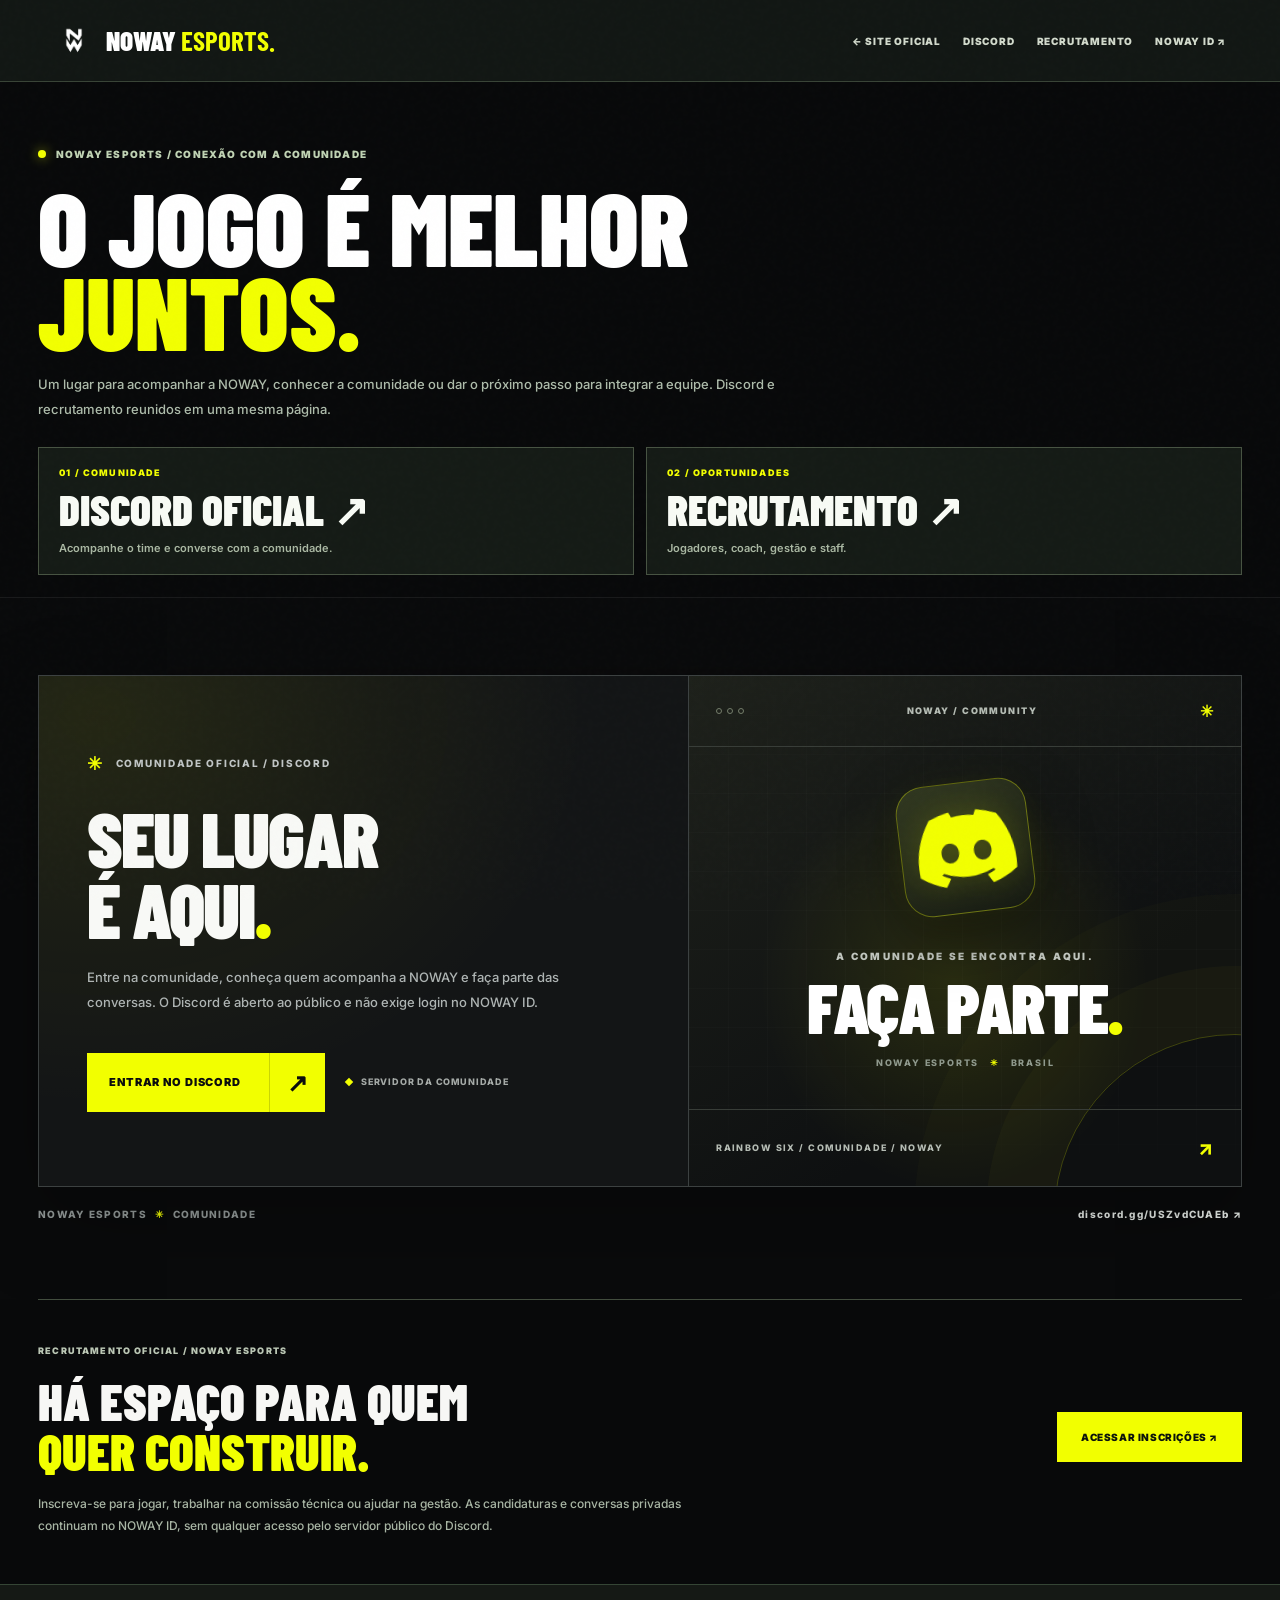
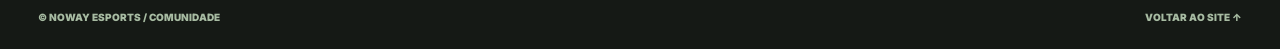
<file: comunidade.html>
<!doctype html>
<html lang="pt-BR"><head><meta charset="UTF-8"><meta name="viewport" content="width=device-width,initial-scale=1">
<meta name="color-scheme" content="only light"><meta name="theme-color" content="#08090a">
<meta name="description" content="Comunidade e recrutamento NOWAY Esports. Entre no Discord oficial e candidate-se ao elenco competitivo ou à equipe.">
<title>COMUNIDADE E RECRUTAMENTO — NOWAY ESPORTS</title>
<link rel="icon" type="image/webp" href="assets/logo-white.webp">
<link rel="preconnect" href="https://fonts.googleapis.com"><link rel="preconnect" href="https://fonts.gstatic.com" crossorigin>
<link href="https://fonts.googleapis.com/css2?family=Barlow+Condensed:wght@500;600;700;800;900&family=Inter:wght@400;500;600;700;800&display=swap" rel="stylesheet">
<link rel="stylesheet" href="styles.css"><link rel="stylesheet" href="noway-community.css"><link rel="stylesheet" href="noway-visual-balance.css?v=20261019-proportions"><script src="noway-clean-url.js?v=20261020"></script>
<!-- Compartilhamento oficial NOWAY — imagem pública estática para prévias sociais -->
<link rel="canonical" href="https://noway-esports-site.vercel.app/comunidade">
<meta property="og:type" content="website">
<meta property="og:locale" content="pt_BR">
<meta property="og:site_name" content="NOWAY Esports">
<meta property="og:title" content="Comunidade &amp; Recrutamento | NOWAY Esports">
<meta property="og:description" content="Faça parte da comunidade NOWAY Esports no Discord e conheça nossas oportunidades de recrutamento.">
<meta property="og:url" content="https://noway-esports-site.vercel.app/comunidade">
<meta property="og:image" content="https://noway-esports-site.vercel.app/assets/noway-social-preview.jpg">
<meta property="og:image:secure_url" content="https://noway-esports-site.vercel.app/assets/noway-social-preview.jpg">
<meta property="og:image:type" content="image/jpeg">
<meta property="og:image:width" content="800">
<meta property="og:image:height" content="420">
<meta property="og:image:alt" content="NOWAY ESPORTS, emblema N dourado em arena escura com iluminação amarela">
<meta name="twitter:card" content="summary_large_image">
<meta name="twitter:title" content="Comunidade &amp; Recrutamento | NOWAY Esports">
<meta name="twitter:description" content="Faça parte da comunidade NOWAY Esports no Discord e conheça nossas oportunidades de recrutamento.">
<meta name="twitter:image" content="https://noway-esports-site.vercel.app/assets/noway-social-preview.jpg">
<meta name="twitter:image:alt" content="Banner dourado NOWAY Esports">
</head>
<body class="noway-community-page"><div class="reading-line"></div><div class="noise"></div>
<header class="nw-com-header">
  <a href="/" class="nw-com-brand"><img src="assets/logo-white.webp" alt=""><span>NOWAY <b>ESPORTS.</b></span></a>
  <nav aria-label="Navegação"><a href="/">← SITE OFICIAL</a><a href="#discord">DISCORD</a><a href="#recrutamento">RECRUTAMENTO</a><a href="painel.html">NOWAY ID ↗</a></nav>
</header>
<main>
 <section class="nw-com-intro wrap"><span class="nw-com-label"><span></span> NOWAY ESPORTS / CONEXÃO COM A COMUNIDADE</span>
   <h1>O JOGO É MELHOR<br><em>JUNTOS.</em></h1>
   <p>Um lugar para acompanhar a NOWAY, conhecer a comunidade ou dar o próximo passo para integrar a equipe. Discord e recrutamento reunidos em uma mesma página.</p><div class="nw-com-choice"><a href="#discord"><span>01 / COMUNIDADE</span><strong>DISCORD OFICIAL ↗</strong><small>Acompanhe o time e converse com a comunidade.</small></a><a href="#recrutamento"><span>02 / OPORTUNIDADES</span><strong>RECRUTAMENTO ↗</strong><small>Jogadores, coach, gestão e staff.</small></a></div>
 </section>
 <section class="section discord-section nw-com-section" id="discord" aria-labelledby="discordTitle"><div class="wrap"><div class="discord-shell">
  <div class="discord-content"><div class="discord-kicker"><span class="discord-kicker-spark" aria-hidden="true">✳</span> COMUNIDADE OFICIAL / DISCORD</div>
   <h2 id="discordTitle">SEU LUGAR<br>É AQUI<span>.</span></h2>
   <p>Entre na comunidade, conheça quem acompanha a NOWAY e faça parte das conversas. O Discord é aberto ao público e não exige login no NOWAY ID.</p>
   <div class="discord-actions"><a class="discord-primary" href="https://discord.gg/USZvdCUAEb" target="_blank" rel="noopener noreferrer" aria-label="Entrar no Discord da NOWAY, abre em nova aba"><span>ENTRAR NO DISCORD</span><span class="discord-primary-arrow" aria-hidden="true">↗</span></a>
   <span class="discord-open-note"><span class="discord-open-dot" aria-hidden="true"></span> SERVIDOR DA COMUNIDADE</span></div></div>
  <div class="discord-display" aria-hidden="true"><div class="discord-display-top"><span><i></i><i></i><i></i></span><strong>NOWAY / COMMUNITY</strong><span class="discord-display-plus">✳</span></div>
   <div class="discord-display-center"><div class="discord-symbol"><img src="assets/discord.svg" alt="" width="98" height="98" loading="lazy"></div><div class="discord-display-caption">A COMUNIDADE SE ENCONTRA AQUI.</div><strong>FAÇA PARTE<span>.</span></strong><div class="discord-display-sub">NOWAY ESPORTS <span>✳</span> BRASIL</div></div>
   <div class="discord-display-bottom"><span>RAINBOW SIX / COMUNIDADE / NOWAY</span><span>↗</span></div></div>
 </div><div class="discord-underbar"><span>NOWAY ESPORTS <b>✳</b> COMUNIDADE</span><a href="https://discord.gg/USZvdCUAEb" target="_blank" rel="noopener noreferrer">discord.gg/USZvdCUAEb ↗</a></div></div></section>
 <section class="nw-com-links wrap" id="recrutamento" aria-labelledby="nwRecruitTitle"><div><span>RECRUTAMENTO OFICIAL / NOWAY ESPORTS</span><h2 id="nwRecruitTitle">HÁ ESPAÇO PARA QUEM<br><em>QUER CONSTRUIR.</em></h2><p>Inscreva-se para jogar, trabalhar na comissão técnica ou ajudar na gestão. As candidaturas e conversas privadas continuam no NOWAY ID, sem qualquer acesso pelo servidor público do Discord.</p></div><a href="recrutamento.html">ACESSAR INSCRIÇÕES ↗</a></section>
</main><footer class="nw-com-footer"><div class="wrap"><span>© NOWAY ESPORTS / COMUNIDADE</span><a href="/">VOLTAR AO SITE ↑</a></div></footer>
</body></html>
</file>
<file: styles.css>
:root{--yellow:#f2ff00;--black:#08090a;--panel:#101113;--muted:#898d90;--line:#303235;--white:#f7f7f5}*{box-sizing:border-box}html{scroll-behavior:smooth}body{margin:0;background:var(--black);color:var(--white);font:14px/1.6 'Inter',sans-serif}body:has(dialog[open]){overflow:hidden}a{color:inherit;text-decoration:none}button{font:inherit;cursor:pointer}img{max-width:100%}::selection{background:var(--yellow);color:#090909}.wrap{width:min(1360px,calc(100% - 100px));margin:auto}.noise{position:fixed;inset:0;z-index:50;pointer-events:none;opacity:.045;background-image:url("data:image/svg+xml,%3Csvg viewBox='0 0 180 180' xmlns='http://www.w3.org/2000/svg'%3E%3Cfilter id='n'%3E%3CfeTurbulence type='fractalNoise' baseFrequency='.9' numOctaves='3' stitchTiles='stitch'/%3E%3C/filter%3E%3Crect width='100%25' height='100%25' filter='url(%23n)' opacity='.32'/%3E%3C/svg%3E")}.reading-line{position:fixed;z-index:100;top:0;height:2px;width:0;background:var(--yellow)}.header{height:88px;position:absolute;z-index:20;top:0;left:0;width:100%;display:flex;align-items:center;justify-content:space-between;padding:0 50px;border-bottom:1px solid #ffffff24}.wordmark{display:flex;align-items:center;gap:13px;font:900 25px 'Barlow Condensed',sans-serif;letter-spacing:.02em}.wordmark img{height:52px;width:51px;object-fit:contain}.trademark{font:700 9px Inter;vertical-align:top;margin-left:2px}.desktop-nav{display:flex;gap:36px}.desktop-nav a,.header-social{font-weight:800;font-size:10px;letter-spacing:.14em;transition:color .2s}.desktop-nav a:hover,.header-social:hover{color:var(--yellow)}.header-actions{display:flex;align-items:center;gap:28px}.header-social{color:var(--yellow)}.menu-btn{display:none;background:none;border:0;width:30px;padding:0}.menu-btn span{display:block;height:2px;background:white;margin:6px 0}.mobile-nav{display:none}.hero{height:min(850px,100svh);min-height:650px;position:relative;overflow:hidden;background:#08090b}.hero-grid{position:absolute;inset:0;background-image:linear-gradient(#ffffff0d 1px,transparent 1px),linear-gradient(90deg,#ffffff0d 1px,transparent 1px);background-size:80px 80px;mask-image:linear-gradient(90deg,transparent 10%,#000 100%)}.hero-glow{position:absolute;right:-18%;top:0;width:75%;height:120%;background:radial-gradient(ellipse at 35% 45%,#e0ff0034 0,transparent 57%)}.hero-outline{position:absolute;right:-4%;top:3%;font:900 clamp(350px,50vw,800px)/1 'Barlow Condensed';color:transparent;-webkit-text-stroke:1px #ffffff12;letter-spacing:-.15em;transform:skew(-9deg)}.hero-content{position:relative;z-index:3;padding-top:230px}.eyebrow,.kicker,.tiny-label{font-weight:800;font-size:10px;letter-spacing:.25em}.eyebrow{display:flex;align-items:center;gap:12px;color:#e7e8e7}.online-dot{width:7px;height:7px;background:var(--yellow);border-radius:50%;box-shadow:0 0 12px var(--yellow)}.slash{color:var(--yellow)}h1,h2,h3,p{margin-top:0}.hero h1{font:900 clamp(105px,12vw,210px)/.76 'Barlow Condensed',sans-serif;letter-spacing:-.035em;margin:38px 0}.hero h1 em{font-style:normal;color:var(--yellow)}.period{color:var(--white)}.hero-content>p{color:#aaa;font-size:15px;line-height:1.9;margin-bottom:38px}.hero-content>p strong{color:white}.hero-cta,.contact-actions{display:flex;gap:10px;flex-wrap:wrap}.btn{min-height:51px;padding:0 22px;display:inline-flex;gap:35px;align-items:center;justify-content:space-between;font-size:11px;font-weight:800;letter-spacing:.08em;transition:transform .2s,background .2s,color .2s}.btn:hover{transform:translateY(-3px)}.btn-yellow{background:var(--yellow);color:black}.btn-outline{border:1px solid #6a6d6d;color:white}.btn-outline:hover{background:white;color:black}.hero-symbol{position:absolute;width:44%;right:4%;top:19%;z-index:2;filter:drop-shadow(0 0 70px #efff0021);transform:rotate(-9deg)}.hero-symbol img{width:100%;height:550px;object-fit:contain}.hero-footer{position:absolute;bottom:28px;left:0;right:0;display:flex;justify-content:space-between;font-size:9px;font-weight:700;letter-spacing:.17em;color:#a1a2a4}.hero-footer strong{color:var(--yellow)}.ticker{height:62px;background:var(--yellow);color:#090909;overflow:hidden;display:flex;align-items:center}.ticker-track{white-space:nowrap;font:900 30px/1 'Barlow Condensed';letter-spacing:.12em;animation:marquee 19s linear infinite}.ticker-track b{font-family:Inter;margin:0 24px}@keyframes marquee{to{transform:translateX(-45%)}}.section{padding:130px 0}.kicker{color:var(--yellow);margin-bottom:25px}.section-heading{display:flex;justify-content:space-between;gap:35px;align-items:end;margin-bottom:48px}.section h2,.manifesto h2,.store-banner h2{font:900 clamp(70px,8vw,128px)/.88 'Barlow Condensed';letter-spacing:-.02em;margin:0}.section h2 span{color:var(--yellow)}.section-heading p{color:#95999e;max-width:530px;font-size:14px;margin:24px 0 0}.section-side{font-size:10px;color:#85898d;text-align:right;font-weight:700;letter-spacing:.13em}.section-side strong{color:white}.team-controls{display:flex;gap:7px;border-bottom:1px solid var(--line);margin-bottom:20px;padding-bottom:17px}.filter{background:none;color:#797f80;padding:12px 18px;border:1px solid transparent;font-weight:800;font-size:10px;letter-spacing:.1em}.filter.is-active{background:var(--yellow);color:#060606}.filter span{margin-left:11px;opacity:.55}.roster{display:grid;grid-template-columns:repeat(5,1fr);gap:12px}.player-card{background:#151618;min-height:385px;position:relative;overflow:hidden;cursor:pointer;border:1px solid #2b2d2e;transition:transform .25s,border-color .25s}.player-card:hover{transform:translateY(-8px);border-color:var(--yellow)}.player-art{height:260px;position:relative;display:flex;align-items:center;justify-content:center;background:linear-gradient(145deg,#202123,#0b0c0d)}.player-art::before{content:'NW';position:absolute;font:900 160px/.7 'Barlow Condensed';color:#ffffff09;transform:rotate(-18deg)}.player-card:nth-child(even) .player-art{background:linear-gradient(155deg,#2b3006,#0c0d0d)}.player-monogram{font:900 130px/.8 'Barlow Condensed';color:#ffffff24;position:relative;transform:skew(-8deg)}.player-number{position:absolute;left:17px;top:16px;color:var(--yellow);font:700 10px Inter}.player-arrow{position:absolute;right:18px;top:10px;font-size:25px}.player-info{padding:18px}.player-name{font:900 32px/.95 'Barlow Condensed';text-transform:uppercase}.player-role{font-size:10px;text-transform:uppercase;color:#aaa;margin-top:8px;letter-spacing:.08em;min-height:34px}.player-mgmt{display:inline-block;color:#0a0a0a;background:var(--yellow);font-size:9px;letter-spacing:.06em;font-weight:800;padding:3px 8px;margin-top:10px}.team-note{margin-top:24px;color:#848789;font-size:10px;font-weight:700;letter-spacing:.08em;display:flex;align-items:center;gap:8px}.dot-small{height:7px;width:7px;background:var(--yellow);border-radius:50%;flex:none}.manifesto{background:var(--yellow);color:#080808;overflow:hidden}.manifesto-inner{min-height:570px;padding:90px 0;position:relative;display:flex;flex-direction:column;justify-content:center}.manifesto h2{position:relative;z-index:2;font-size:clamp(90px,12vw,175px)}.manifesto h2 span{color:transparent;-webkit-text-stroke:2px #080808}.manifesto img{position:absolute;right:0;top:40px;width:44%;height:470px;object-fit:contain;opacity:.85;transform:rotate(12deg)}.manifesto p{max-width:405px;font-weight:700;margin:25px 0 0}.dark-kicker{color:#252525}.story-layout{display:grid;grid-template-columns:1.07fr 1fr;gap:7%;align-items:center}.story-image{background:var(--yellow);min-height:440px;position:relative;overflow:hidden}.story-image img{width:100%;height:440px;object-fit:cover}.story-img-cap{position:absolute;bottom:0;left:0;right:0;padding:15px;background:#090909;color:var(--yellow);font-size:10px;font-weight:800;letter-spacing:.14em}.story-copy .tiny-label{color:var(--yellow)}.story-copy h3{font:800 clamp(35px,4vw,56px)/1 'Barlow Condensed';margin:24px 0}.story-copy p{color:#aaa;line-height:1.95;margin-bottom:21px}.story-stats{display:flex;border-top:1px solid #393b3c;margin-top:34px;padding-top:24px;gap:65px}.story-stats div{display:flex;flex-direction:column}.story-stats strong{font:900 40px 'Barlow Condensed'}.story-stats small{font-size:9px;letter-spacing:.15em;color:#aaa}.competition-section{background:#111214}.empty-comp{border:1px solid #343637;min-height:270px;display:flex;align-items:center;justify-content:space-between;gap:30px;padding:50px;background:radial-gradient(circle at 80% 50%,#dcff0011,transparent 40%)}.empty-comp b{font:900 40px 'Barlow Condensed'}.empty-comp p{color:#999;max-width:510px;margin:12px 0 0}.empty-icon{font:900 120px 'Barlow Condensed';color:#ffffff13}.comp-item{padding:25px 0;border-top:1px solid #414343;display:grid;grid-template-columns:1fr 120px 160px;gap:20px;align-items:center}.comp-item strong{font:800 29px 'Barlow Condensed'}.comp-item p{color:#999;margin:0}.comp-item span{font-weight:700;color:var(--yellow)}.media-grid{display:grid;grid-template-columns:1.5fr 1fr;gap:16px}.media-card{min-height:350px;background:#191a1b;position:relative;overflow:hidden;display:flex;flex-direction:column;justify-content:end;padding:30px;transition:transform .2s}.media-card:hover{transform:translateY(-5px)}.media-card:first-child{background:#dae800;color:#090909}.media-card:first-child:before{content:'';position:absolute;inset:0;background:url('assets/animated-logo.gif') center / contain no-repeat;opacity:.3;mix-blend-mode:multiply}.media-card:not(:first-child):before{content:'';position:absolute;inset:0;background:url('assets/banner.webp') center /cover;opacity:.4}.media-card>*{position:relative}.media-tag{align-self:start;margin-bottom:auto;font-size:10px;font-weight:800;letter-spacing:.15em}.media-card h3{font:900 45px/.95 'Barlow Condensed';margin:0 0 15px}.media-card p{font-size:12px;font-weight:600;max-width:420px}.media-link{font-size:11px;font-weight:900;letter-spacing:.13em}.leadership{background:#0d0e10}.lead-grid{display:grid;grid-template-columns:1fr 1fr;gap:14px;margin-top:42px}.lead-card{padding:42px;border:1px solid #323535;background:linear-gradient(145deg,#202224,#0e0f10)}.lead-card>span{font-size:10px;color:var(--yellow);letter-spacing:.17em;font-weight:800}.lead-card h3{font:900 62px 'Barlow Condensed';margin:15px 0}.lead-card p{color:#999;margin:0}.policy{max-width:780px;color:#8d9192;font-size:12px;margin:24px 0 0}.store-banner{background:var(--yellow);color:#090909}.store-row{padding:90px 0;display:flex;align-items:center;justify-content:space-between;gap:40px}.store-banner h2{font-size:clamp(80px,10vw,145px)}.store-banner h2 em{font-style:normal;color:transparent;-webkit-text-stroke:2px #090909}.store-banner p{margin:23px 0 0;font-weight:700}.store-coming{text-align:center;font:900 clamp(80px,10vw,170px)/.9 'Barlow Condensed';transform:rotate(-10deg)}.store-coming span{font:800 13px Inter;letter-spacing:.15em}.contact{text-align:center}.contact h2{margin:30px 0}.contact>div>p{color:#a5a8a8}.contact-actions{justify-content:center;margin-top:36px}.footer{background:#101113;border-top:1px solid #323434}.footer-main{padding:65px 0;display:flex;align-items:center;justify-content:space-between}.footer-brand{display:flex;align-items:center;gap:15px;font:900 21px 'Barlow Condensed'}.footer-brand img{height:63px}.footer-brand span{font:700 9px Inter;letter-spacing:.13em;color:var(--yellow)}.footer-links{display:flex;gap:25px;font-size:10px;letter-spacing:.1em;font-weight:800}.footer-links a:hover{color:var(--yellow)}.footer-bottom{border-top:1px solid #313333;display:flex;justify-content:space-between;padding:22px 0;color:#7c8080;font-size:9px;letter-spacing:.12em;font-weight:700}.player-modal{color:white;background:#151618;border:1px solid #626761;padding:0;width:min(680px,calc(100% - 30px));max-height:85vh;overflow:auto}.player-modal::backdrop{background:#000d;backdrop-filter:blur(7px)}.close-modal{position:absolute;right:18px;top:15px;background:var(--yellow);border:0;height:38px;width:38px;z-index:2}.modal-art{background:linear-gradient(120deg,#c3ce00,#101010);height:190px;display:flex;align-items:center;justify-content:center}.modal-art img{height:160px}.modal-body{padding:37px}.modal-label{font-size:10px;font-weight:800;color:var(--yellow);letter-spacing:.13em}.modal-body h2{font:900 70px/.9 'Barlow Condensed';margin:13px 0}.modal-role{font-weight:800;color:#aaa;text-transform:uppercase;font-size:11px;letter-spacing:.1em}.modal-body p{color:#c0c1c2;line-height:1.9;margin:26px 0}.modal-links{display:flex;gap:10px;flex-wrap:wrap}.modal-links a{background:var(--yellow);color:#090909;font-size:11px;padding:12px 18px;font-weight:800}.modal-no-social{font-size:12px;color:#919595}
@media(max-width:1100px){.desktop-nav{gap:18px}.roster{grid-template-columns:repeat(3,1fr)}.hero-symbol{opacity:.45;right:-8%}.hero-content{padding-top:250px}.hero-content h1{font-size:clamp(110px,15vw,170px)}}
@media(max-width:760px){.wrap{width:calc(100% - 38px)}.header{padding:0 19px;height:72px}.wordmark img{height:42px;width:40px}.wordmark{font-size:22px}.desktop-nav,.header-social{display:none}.menu-btn{display:block}.mobile-nav:not([hidden]){display:flex;position:absolute;z-index:30;top:72px;left:0;right:0;flex-direction:column;background:#0c0d0f;padding:23px;gap:20px;border-bottom:1px solid var(--yellow)}.mobile-nav a{font:800 17px 'Barlow Condensed';letter-spacing:.1em}.hero{min-height:690px;height:92svh}.hero-content{padding-top:220px}.hero h1{font-size:clamp(100px,20vw,160px);margin:29px 0}.hero-symbol{top:16%;right:-27%;width:95%;opacity:.32}.hero-symbol img{height:440px}.hero-content>p{font-size:13px}.eyebrow{font-size:8px;letter-spacing:.13em}.hero-footer{font-size:8px}.hero-footer span:last-child{display:none}.section{padding:78px 0}.section-heading{align-items:start}.section-heading h2,.section h2{font-size:clamp(65px,13vw,95px)}.section-side{display:none}.roster{grid-template-columns:repeat(2,minmax(0,1fr));gap:9px}.player-card{min-height:290px}.player-art{height:180px}.player-monogram{font-size:80px}.player-info{padding:13px}.player-name{font-size:27px}.player-role{font-size:9px}.player-mgmt{font-size:8px}.filter{padding:10px 11px;font-size:9px}.manifesto-inner{min-height:470px;padding:70px 0}.manifesto h2{font-size:clamp(80px,15vw,125px)}.manifesto img{right:-30%;width:95%;opacity:.22}.manifesto p{font-size:12px}.story-layout,.lead-grid,.media-grid{grid-template-columns:1fr}.story-image,.story-image img{height:310px;min-height:310px}.story-copy{margin-top:20px}.story-stats{gap:35px}.empty-comp{padding:27px;min-height:250px}.empty-comp b{font-size:30px}.empty-icon{display:none}.comp-item{grid-template-columns:1fr 90px}.comp-item span:last-child{grid-column:1/-1}.media-card{min-height:300px}.lead-card{padding:27px}.store-row{padding:65px 0;display:block}.store-coming{margin-top:45px}.footer-main{align-items:start;gap:27px;flex-direction:column}.footer-links{flex-wrap:wrap}.footer-bottom{gap:20px}.hero-cta .btn{font-size:9px;min-height:46px;gap:16px;padding:0 13px}}
@media(prefers-reduced-motion:reduce){html{scroll-behavior:auto}*,*:before,*:after{animation-duration:.01ms!important;transition-duration:.01ms!important}}

.player-photo{position:absolute;inset:0;width:100%;height:100%;object-fit:cover;object-position:center 25%;filter:saturate(.85)}.player-art:has(.player-photo):after{content:"";position:absolute;inset:0;background:linear-gradient(180deg,transparent 35%,#050505bb 100%);pointer-events:none}.player-art:has(.player-photo) .player-number,.player-art:has(.player-photo) .player-arrow{z-index:2}.modal-art:has(img[src$="niel.jpg"]){background:#101010}.modal-art:has(img[src$="niel.jpg"]) img{width:100%;height:100%;object-fit:cover}

/* Perfis com biografias longas e parágrafos preservados */
.modal-body p{white-space:pre-line}
.player-card:focus-visible,.btn:focus-visible,a:focus-visible,button:focus-visible{outline:3px solid var(--yellow);outline-offset:3px}


/* Atualização NOWAY: Brasil, assinatura visual NW e biografia editorial. */
.hero::after,.media-card::before,.lead-card::after{content:"";position:absolute;background:url("assets/logo-white.webp") center/contain no-repeat;pointer-events:none;opacity:.045}
.hero::after{right:0;bottom:0;width:190px;height:190px}
.media-card::before{right:-6%;top:-8%;width:210px;height:210px;transform:rotate(-15deg)}
.lead-card{position:relative;overflow:hidden}
.lead-card::after{right:-10px;bottom:-18px;width:120px;height:120px}
.flag-corner{position:absolute;top:105px;right:52px;z-index:4;width:29px;height:20px;background:#009b3a;overflow:hidden;border:1px solid #ffffff33;border-radius:2px;pointer-events:none}
.flag-corner::after{content:"";position:absolute;left:50%;top:50%;width:13px;height:13px;background:#ffdf00;transform:translate(-50%,-50%) rotate(45deg)}
.story-layout{align-items:start;gap:clamp(28px,5vw,84px);grid-template-columns:minmax(0,.88fr) minmax(0,1.12fr)}
.story-image{position:sticky;top:28px}
.story-generated-art{background:radial-gradient(circle at 25% 70%,#efff0028,transparent 48%),linear-gradient(160deg,#151515,#090909);min-height:620px;position:relative;overflow:hidden;border:1px solid #2c2f31}
.story-art-grid{position:absolute;inset:0;background-image:linear-gradient(#ffffff0d 1px,transparent 1px),linear-gradient(90deg,#ffffff0d 1px,transparent 1px);background-size:42px 42px}
.story-floating-logo{position:absolute;right:4%;top:10%;width:62%;height:75%;object-fit:contain;opacity:.82;filter:drop-shadow(0 0 40px #efff0030)}
.story-art-label{position:absolute;left:32px;top:28px;font-size:10px;letter-spacing:.19em;font-weight:800;color:#d6d6d1}
.story-art-label span{color:var(--yellow);margin:0 8px}
.story-copy{max-width:760px}
.story-copy h3{font-size:clamp(44px,4.3vw,68px);line-height:.97;margin:24px 0 34px}
.story-copy h3 span{color:var(--yellow)}
.story-copy p{font-size:14px;line-height:2;letter-spacing:.003em;margin-bottom:22px;color:#afb2b4}
.story-copy p strong{color:#f8f8f5;font-weight:750}
.story-copy .story-closing{font-size:16px;line-height:1.6;padding:22px 24px;border-left:3px solid var(--yellow);background:linear-gradient(90deg,#f2ff000d,transparent);margin:30px 0 22px}
.story-copy .story-closing strong{color:var(--yellow)}
.media-card:not(:first-child):before{background:url("assets/logo-white.webp") center/contain no-repeat;opacity:.06}
.player-modal{width:min(1080px,calc(100% - 40px));max-height:90vh}
#modalContent{display:grid;grid-template-columns:minmax(290px,36%) 1fr;min-height:640px}
.modal-art{height:auto;min-height:640px;position:sticky;top:0}
.modal-art img{height:100%;width:100%;object-fit:cover}
.modal-body{padding:44px 42px}
@media(max-width:760px){.story-layout{grid-template-columns:1fr;gap:30px}.story-image{position:relative;top:auto}.story-generated-art{height:330px;min-height:330px}.story-copy h3{font-size:clamp(42px,9vw,62px)}.story-copy p{font-size:13px;line-height:1.85}.flag-corner{top:82px;right:20px}#modalContent{grid-template-columns:1fr}.modal-art{position:relative;min-height:260px;height:300px}.modal-body{padding:28px 22px}}


/* NOWAY — correções de apresentação: glow orgânico, espaçamento e mídias limpas. */
.hero{
  height:auto;
  min-height:860px;
  isolation:isolate;
}
.hero-glow{
  top:-14%;
  right:-14%;
  width:min(78vw,1150px);
  height:min(78vw,1150px);
  min-width:620px;
  min-height:620px;
  border-radius:50%;
  background:radial-gradient(circle at center,
    rgba(242,255,0,.27) 0%,
    rgba(242,255,0,.16) 19%,
    rgba(242,255,0,.075) 40%,
    rgba(242,255,0,.025) 56%,
    rgba(242,255,0,0) 75%);
  filter:blur(55px);
  pointer-events:none;
  z-index:1;
}
.hero-content{
  padding-top:185px;
  padding-bottom:165px;
  z-index:3;
}
.hero h1{
  font-size:clamp(105px,11vw,185px);
  line-height:.83;
  margin:33px 0 24px;
}
.hero-content>p{
  width:min(710px,58%);
  max-width:100%;
  line-height:1.85;
  margin-bottom:26px;
}
.hero-footer{
  z-index:3;
  bottom:24px;
}
/* O GIF fornecido serviu como referência de movimento, não como arte de fundo. */
.media-card:first-child{
  background:radial-gradient(circle at 20% 15%,rgba(255,255,255,.13),transparent 28%),linear-gradient(145deg,#e0f000,#f2ff57);
}
.media-card:not(:first-child){background:#191a1b}
.media-card::before,.media-card:first-child:before,.media-card:not(:first-child):before{
  content:none;
  background:none;
}
/* A marca principal continua, mas sem repetição excessiva em cada bloco. */
.player-art::before,.hero::after,.lead-card::after,.store-banner::after,.modal-art::before{
  content:none;
}
@media(max-width:1100px){
  .hero{min-height:830px}
  .hero-content{padding-top:185px;padding-bottom:165px}
  .hero h1{font-size:clamp(100px,13vw,155px)}
  .hero-content>p{width:min(540px,62%)}
}
@media(max-width:760px){
  .hero{height:auto;min-height:760px}
  .hero-glow{
    right:-35%;
    top:7%;
    width:95vw;
    height:95vw;
    min-width:0;
    min-height:0;
    filter:blur(42px);
  }
  .hero-content{padding-top:180px;padding-bottom:135px}
  .hero h1{font-size:clamp(80px,17vw,130px);line-height:.83;margin:32px 0 24px}
  .hero-content>p{width:100%;font-size:13px;line-height:1.75}
  .hero-footer{bottom:22px}
}


/* NOWAY: proporção de perfil e foto editorial */
#modalContent{
  grid-template-columns:minmax(240px,30%) minmax(0,1fr);
  align-items:start;
  min-height:0;
}
.player-modal{width:min(1080px,calc(100% - 40px))}
.modal-art{
  position:sticky;
  top:0;
  height:clamp(350px,53vh,515px);
  min-height:0;
  align-self:start;
  overflow:hidden;
}
.modal-art img{
  display:block;
  width:100%;
  height:100%;
  object-fit:cover;
  object-position:center 22%;
}
.modal-body{min-width:0}
@media(max-width:760px){
  #modalContent{grid-template-columns:1fr}
  .modal-art{
    position:relative;
    top:auto;
    min-height:0;
    height:290px;
  }
  .modal-art img{object-position:center 24%}
}


/* Transmissão ao vivo: prévia apenas no perfil expandido do elenco. */
.player-live-tag{
  position:absolute;left:14px;bottom:14px;z-index:4;
  background:#d91635;color:#fff;border-radius:3px;
  padding:5px 10px;font:800 10px/1.5 'Inter',sans-serif;
  letter-spacing:.09em;box-shadow:0 8px 20px #0007;
}
.player-stream-section{
  margin-top:34px;padding-top:28px;
  border-top:1px solid #ffffff24;max-width:100%;
}
.player-stream-heading{display:flex;align-items:center;gap:15px;flex-wrap:wrap}
.player-stream-live{
  color:#fff;background:#c81731;border-radius:3px;
  padding:5px 11px;font:800 11px/1.5 'Inter',sans-serif;letter-spacing:.08em;
}
.player-stream-meta{color:#9d9fa2;font:700 10px/1.5 'Inter',sans-serif;letter-spacing:.09em;text-transform:uppercase}
.player-stream-title{
  font:800 clamp(21px,2.4vw,30px)/1.12 'Barlow Condensed',sans-serif;
  margin:16px 0 18px;color:#fff;text-transform:uppercase;
}
.player-stream-preview{
  width:100%;min-height:300px;aspect-ratio:16/9;
  position:relative;border:1px solid #3a3b3e;border-radius:5px;
  overflow:hidden;display:flex;align-items:center;justify-content:center;
  cursor:pointer;color:white;
  background:radial-gradient(circle at center,#333811,#101113 70%);
  padding:0;transition:border-color .18s,filter .18s;
}
.player-stream-preview:hover{border-color:var(--yellow);filter:brightness(1.04)}
.player-stream-preview img{position:absolute;inset:0;width:100%;height:100%;object-fit:cover}
.player-stream-preview::after{content:"";position:absolute;inset:0;background:linear-gradient(0deg,#060607c9,transparent 65%)}
.player-stream-play{
  position:relative;z-index:2;
  padding:15px 20px;background:#f2ff00;color:#111;
  font:800 11px/1.2 'Inter',sans-serif;letter-spacing:.08em;
}
.player-stream-frame{display:block;width:100%;min-height:300px;aspect-ratio:16/9;border:0;background:#08090a}
.player-stream-note{font:500 10px/1.6 'Inter',sans-serif;color:#83888b;margin:10px 0 0!important}
@media(max-width:760px){
  .player-stream-section{margin-top:26px}
  .player-stream-preview{min-height:190px}
  .player-stream-play{padding:12px 16px}
}


/* NOWAY ID — comunidade, autenticação e central de mensagens */
[hidden]{display:none!important}
.header-login{
  border:1px solid #8e971d;background:#f2ff00;color:#08090a;
  padding:11px 15px;font:900 10px/1.4 Inter,sans-serif;
  letter-spacing:.11em;cursor:pointer;transition:background .2s,transform .2s;
}
.header-login:hover{background:#fff;transform:translateY(-2px)}
.noway-id-section{background:#0e0f10;border-top:1px solid #292c2c;scroll-margin-top:30px}
.noway-id-section .section-heading{margin-bottom:38px}
.noway-system-notice{
  border-left:3px solid #f2ff00;background:#242616;color:#f1f3e5;
  padding:15px 20px;font:600 13px/1.6 Inter,sans-serif;margin-bottom:25px
}
.noway-system-notice.is-error{border-left-color:#e13b4d;background:#25171c}
.noway-tiny{font:800 10px/1.6 Inter,sans-serif;letter-spacing:.2em;color:#f2ff00}
.noway-auth-surface{display:grid;grid-template-columns:1fr .9fr;min-height:435px;border:1px solid #3a3c3d;background:#141516}
.noway-auth-intro{padding:clamp(35px,5vw,75px);display:flex;flex-direction:column;align-items:flex-start;justify-content:center;
background:radial-gradient(circle at 15% 15%,#e0ff0014,transparent 56%),#17191a}
.noway-auth-intro h3,.noway-auth-form h3,.noway-account-strip h3,.noway-panel h3{
  font:900 clamp(36px,4vw,58px)/.95 'Barlow Condensed',sans-serif;
  letter-spacing:-.01em;margin:18px 0
}
.noway-auth-intro p,.noway-auth-help{color:#a9adae;font:400 13px/1.85 Inter,sans-serif;max-width:420px}
.noway-auth-points{display:flex;flex-direction:column;gap:10px;margin-top:27px;color:#989c9d;font:800 10px/1.4 Inter,sans-serif;letter-spacing:.09em}
.noway-auth-form{padding:clamp(32px,4vw,65px);border-left:1px solid #343537}
.noway-auth-form h3{font-size:55px}
.noway-google-button{width:100%;background:#f1f0ec;color:#141414;border:0;padding:16px 20px;min-height:53px;
display:flex;align-items:center;justify-content:center;gap:12px;font:800 11px/1.35 Inter,sans-serif;letter-spacing:.04em}
.noway-google-mark{font:800 19px/1 Inter,sans-serif;color:#4285f4}
.noway-google-button:hover{background:#fff}
.noway-auth-divider{position:relative;margin:30px 0 20px;text-align:center;font-size:9px;color:#8f9495;letter-spacing:.12em}
.noway-auth-divider:before{content:"";position:absolute;left:0;right:0;top:50%;border-top:1px solid #343638}
.noway-auth-divider span{position:relative;background:#141516;padding:0 13px}
.noway-form{display:flex;flex-direction:column;gap:10px}
.noway-form label,#nowayOwnerTicketControls label{font:800 10px/1.6 Inter,sans-serif;letter-spacing:.12em;color:#c7c8c8}
.noway-form input,.noway-form select,.noway-form textarea,#nowayTicketStatus,.noway-member-row select{
  width:100%;min-width:0;border:1px solid #424546;background:#1b1d1f;color:#f2f2f0;border-radius:0;
  padding:13px 15px;font:500 13px/1.6 Inter,sans-serif;outline:none;resize:vertical
}
.noway-form input:focus,.noway-form textarea:focus,.noway-form select:focus,#nowayTicketStatus:focus{
  border-color:#f2ff00;box-shadow:0 0 0 2px #f2ff0024
}
.noway-form .btn{border:0;margin-top:11px;cursor:pointer}
.noway-form .btn:disabled,.noway-google-button:disabled,.noway-mini-action:disabled{opacity:.6;cursor:wait}
.noway-auth-help{font-size:11px;margin:15px 0 0}
.noway-dashboard{display:flex;flex-direction:column;gap:15px}
.noway-account-strip{background:#1a1c1d;padding:27px 34px;border:1px solid #333536;display:flex;align-items:center;justify-content:space-between;gap:24px}
.noway-account-strip h3{font-size:42px;margin:8px 0}
.noway-role{display:inline-block;background:#f2ff00;color:#0a0a0a;padding:5px 10px;
font:900 9px Inter,sans-serif;letter-spacing:.14em}
.noway-outline-action,.noway-mini-action{border:1px solid #676d6e;background:transparent;color:#f7f7f5;
font:800 10px/1.5 Inter,sans-serif;padding:12px 16px;letter-spacing:.08em;cursor:pointer}
.noway-outline-action:hover,.noway-mini-action:hover{border-color:#f2ff00;color:#f2ff00}
.noway-dash-grid{display:grid;grid-template-columns:1fr 1fr;gap:15px}
.noway-panel{border:1px solid #393b3c;background:#161719;padding:clamp(21px,3vw,36px)}
.noway-panel-top{margin-bottom:25px}
.noway-panel-top h3{font-size:40px;margin:10px 0}
.noway-muted,.noway-inbox-description{color:#a8acad;font:500 12px/1.8 Inter,sans-serif}
.noway-contact-list{display:flex;flex-direction:column;gap:8px;max-height:490px;overflow-y:auto}
.noway-ticket{width:100%;text-align:left;background:#202224;border:1px solid #3e4041;color:#e8e9e9;
padding:17px;display:grid;grid-template-columns:1fr auto;gap:7px;align-items:start;cursor:pointer}
.noway-ticket:hover{border-color:#f2ff00}
.noway-ticket-title{grid-column:1/-1;font:800 18px/1.1 'Barlow Condensed',sans-serif;text-transform:uppercase}
.noway-ticket-by{font:600 10px/1.4 Inter,sans-serif;color:#aaa}
.noway-ticket-status{font:800 9px/1.5 Inter,sans-serif;letter-spacing:.08em;color:#f2ff00;text-align:right}
.noway-thread-panel{margin-top:0}
.noway-thread-messages{display:flex;flex-direction:column;gap:12px;margin-bottom:25px}
.noway-chat-message{max-width:86%;align-self:flex-start;background:#222426;border-left:2px solid #696e70;padding:17px 22px}
.noway-chat-message.is-own{align-self:flex-end;background:#252a1d;border-left-color:#f2ff00}
.noway-chat-author{font:900 9px/1.5 Inter,sans-serif;color:#f2ff00;letter-spacing:.13em}
.noway-chat-message p{white-space:pre-wrap;overflow-wrap:anywhere;color:#dcdfe0;font:500 13px/1.8 Inter,sans-serif;margin:10px 0 0}
#nowayOwnerTicketControls{margin-top:25px;padding-top:20px;border-top:1px solid #3a3c3d;display:flex;align-items:center;gap:12px;flex-wrap:wrap}
#nowayTicketStatus{width:auto;min-width:185px}
.noway-member-row{display:grid;grid-template-columns:minmax(130px,1fr) minmax(150px,230px) auto;
gap:15px;align-items:center;padding:14px 0;border-bottom:1px solid #343738}
.noway-member-row>span{font:700 13px Inter,sans-serif}
.noway-member-row>strong{font-size:11px;color:#f2ff00}
@media(max-width:950px){
  .noway-auth-surface{grid-template-columns:1fr 1fr}
  .noway-dash-grid{grid-template-columns:1fr}
  .noway-auth-intro,.noway-auth-form{padding:32px}
}
@media(max-width:760px){
  .header-login{padding:9px;font-size:9px}
  .noway-auth-surface{grid-template-columns:1fr}
  .noway-auth-form{border-left:0;border-top:1px solid #343537}
  .noway-auth-intro{padding:28px}
  .noway-auth-intro h3{font-size:47px}
  .noway-auth-form{padding:28px}
  .noway-account-strip{padding:25px 18px;align-items:flex-start;flex-wrap:wrap}
  .noway-account-strip h3{font-size:35px}
  .noway-panel{padding:20px 16px}
  .noway-member-row{grid-template-columns:1fr auto}
  .noway-member-row select{grid-column:1;grid-row:2}
  .noway-member-row button{grid-column:2;grid-row:2}
  .noway-chat-message{max-width:96%}
  #nowayOwnerTicketControls{align-items:stretch;flex-direction:column}
  #nowayTicketStatus{width:100%}
}

.noway-account-actions{display:flex;gap:10px;align-items:center;flex-wrap:wrap}
.noway-name-form{padding:22px;background:#1a1c1d;border:1px solid #3a3c3d}
.noway-name-form input{max-width:440px}
.noway-name-form .btn{max-width:265px}
.noway-refresh-inbox{margin:0 0 15px;padding:9px 12px;font-size:9px}
@media(max-width:760px){.noway-account-actions{width:100%;align-items:stretch}.noway-account-actions button{flex:1 1 auto}}


/* NOWAY — retrato integrado no perfil expandido (editorial, sem quadro rígido) */
.player-modal{
  background:#141516;
  border:1px solid rgba(255,255,255,.12);
}
#modalContent{
  grid-template-columns:minmax(240px,30%) minmax(0,1fr);
  align-items:start;
  background:#141516;
}
.modal-art{
  position:sticky;
  top:0;
  align-self:start;
  isolation:isolate;
  overflow:hidden;
  min-height:0;
  height:clamp(350px,53vh,515px);
  background:
    radial-gradient(ellipse at 35% 40%,rgba(242,255,0,.055),transparent 65%),
    #141516;
}
.modal-art::before{
  content:"";
  position:absolute;
  inset:0;
  z-index:0;
  pointer-events:none;
  background:radial-gradient(ellipse at 36% 44%,rgba(255,255,255,.035),transparent 70%);
}
.modal-art img{
  display:block;
  position:absolute;
  inset:0;
  z-index:1;
  height:100%;
  width:100%;
  object-fit:cover;
  object-position:center 22%;
  border:0;
  border-radius:0;
  box-shadow:none;
  -webkit-mask-image:radial-gradient(ellipse 94% 89% at 42% 43%,
    #000 51%,rgba(0,0,0,.96) 63%,rgba(0,0,0,.75) 79%,transparent 100%);
  mask-image:radial-gradient(ellipse 94% 89% at 42% 43%,
    #000 51%,rgba(0,0,0,.96) 63%,rgba(0,0,0,.75) 79%,transparent 100%);
}
.modal-art::after{
  content:"";
  position:absolute;
  z-index:2;
  inset:0;
  pointer-events:none;
  background:
    linear-gradient(90deg,transparent 57%,rgba(20,21,22,.08) 68%,rgba(20,21,22,.66) 89%,#141516 100%),
    linear-gradient(180deg,rgba(20,21,22,.08) 0%,transparent 20%,transparent 75%,rgba(20,21,22,.68) 94%,#141516 100%);
}
.modal-body{
  position:relative;
  z-index:1;
  background:#141516;
  min-width:0;
}
@media(max-width:760px){
  #modalContent{grid-template-columns:1fr}
  .modal-art{
    position:relative;
    top:auto;
    height:clamp(235px,37vh,300px);
  }
  .modal-art img{
    object-position:center 20%;
    -webkit-mask-image:linear-gradient(to bottom,#000 0%,#000 70%,rgba(0,0,0,.78) 82%,transparent 100%);
    mask-image:linear-gradient(to bottom,#000 0%,#000 70%,rgba(0,0,0,.78) 82%,transparent 100%);
  }
  .modal-art::after{
    background:
      linear-gradient(90deg,rgba(20,21,22,.25),transparent 12%,transparent 85%,rgba(20,21,22,.3)),
      linear-gradient(180deg,transparent 60%,rgba(20,21,22,.28) 81%,#141516 100%);
  }
}

/* NOWAY — fidelidade de cor no mobile / evita auto-darkening */
/* Site é escuro por design, mas cores são DEFINIDAS pelo projeto, não pelo tema do telefone.
   Chrome Android e WebViews podem escurecer superfícies claras em sites sem esta indicação. */
:root {
  color-scheme: only light;
  --yellow:#f2ff00;
  --noway-brand-yellow:#f2ff00;
}
@media (max-width:760px), (hover:none) and (pointer:coarse) {
  /* Evita filtros de ruído em tela inteira escurecendo ou tingindo camadas GPU no mobile. */
  .noise{display:none!important}
  /* Amarelo institucional puro — sem transparência, gradiente oliva ou mistura. */
  .ticker,
  .manifesto,
  .store-banner,
  .btn-yellow,
  .filter.is-active,
  .player-mgmt,
  .header-login,
  .noway-role,
  .noway-form .btn-yellow {
    background-color:#f2ff00!important;
    color:#08090a;
  }
  .ticker {
    position:relative;
    isolation:isolate;
    opacity:1;
    filter:none;
    -webkit-filter:none;
    background-image:none!important;
  }
  .ticker-track,
  .ticker-track b {
    color:#08090a;
    opacity:1;
    filter:none;
    -webkit-filter:none;
  }
  .manifesto,
  .store-banner{
    opacity:1;
    filter:none;
    -webkit-filter:none;
    background-image:none!important;
  }
  .manifesto h2,
  .manifesto p,
  .store-banner h2,
  .store-banner p{color:#08090a}
  /* Evita tom verde-musgo nos cards pares do elenco. */
  .player-card:nth-child(even) .player-art{
    background:linear-gradient(155deg,#222426,#0c0d0e);
  }
}


/* NOWAY — proteção Samsung Internet: amarelo como imagem SVG repetida sem escala */
/* Samsung Internet com Force Dark pode trocar backgrounds sólidos amarelos por
   verde-oliva e deixar a tipografia branca. Cores CSS e !important não bastam.
   Uma textura SVG 10x10 NÃO ampliada resiste melhor à conversão automática.
   Isto é um fallback progressivo: o navegador ainda pode impor transformações. */
:root{
  --noway-yellow-tile:url("data:image/svg+xml,%3Csvg xmlns='http://www.w3.org/2000/svg' width='10' height='10' viewBox='0 0 10 10'%3E%3Crect width='10' height='10' fill='%23F2FF00'/%3E%3C/svg%3E");
}
@media (max-width:760px), (hover:none) and (pointer:coarse) {
  .ticker,
  .manifesto,
  .store-banner,
  .btn-yellow,
  .filter.is-active,
  .player-mgmt,
  .header-login,
  .noway-role,
  .player-stream-play,
  .media-card:first-child{
    background-color:#f2ff00!important;
    background-image:var(--noway-yellow-tile)!important;
    background-size:10px 10px!important;
    background-repeat:repeat!important;
    background-position:0 0!important;
    background-blend-mode:normal!important;
  }
  /* Preserve texto escuro sobre o amarelo vivo, mesmo nos elementos animados. */
  .ticker,.ticker .ticker-track,.ticker .ticker-track b,
  .btn-yellow,.btn-yellow span,.filter.is-active,.filter.is-active span,
  .player-mgmt,.header-login,.noway-role,.player-stream-play,
  .media-card:first-child,.media-card:first-child h3,.media-card:first-child p,
  .media-card:first-child .media-tag,.media-card:first-child .media-link,
  .store-banner h2,.store-banner p,.store-banner .store-coming,
  .manifesto h2,.manifesto p{
    color:#08090a!important;
    -webkit-text-fill-color:#08090a!important;
  }
  /* O título vazado é intencional no manifesto da NOWAY. */
  .manifesto h2 span{
    color:transparent!important;
    -webkit-text-fill-color:transparent!important;
  }
  /* Evita que o Samsung Browser pinte sombras escuras sobre a textura amarela. */
  .ticker,.manifesto,.store-banner{
    background-attachment:scroll!important;
    mix-blend-mode:normal!important;
  }
  /* Placeholders e bordas continuam definidos pelo tema do projeto. */
  .media-card:first-child::before{content:none!important}
}


/* NOWAY — cursor de identidade global: ring, luz e rastro contínuo */
@media (hover:hover) and (pointer:fine) and (prefers-reduced-motion:no-preference) {
  /* Tilt editorial voltou, sem o brilho/efeito de carta anterior. */
  .player-card{
    --noway-tilt-x:0deg;
    --noway-tilt-y:0deg;
    transform:none;
    transform-style:preserve-3d;
    transition:transform .14s ease-out,border-color .2s ease,box-shadow .2s ease;
  }
  .player-card:hover{
    transform:perspective(1050px) translateY(-5px) rotateX(var(--noway-tilt-x)) rotateY(var(--noway-tilt-y));
    border-color:rgba(242,255,0,.75);
    box-shadow:0 14px 30px rgba(0,0,0,.22);
  }
  .player-card::after{content:none!important}
  .player-card .player-photo{transform:none;transition:none}
  .hero::after{content:none!important}
  .hero-symbol{transform:rotate(-9deg);transition:none}
  .hero-cta .btn,.contact-actions .btn{transform:none;transition:background-color .2s,color .2s,border-color .2s}
  .hero-cta .btn:hover,.contact-actions .btn:hover{transform:none}

  html.noway-cursor-mode,
  html.noway-cursor-mode body,
  html.noway-cursor-mode a,
  html.noway-cursor-mode button,
  html.noway-cursor-mode [role="button"],
  html.noway-cursor-mode .player-card,
  html.noway-cursor-mode label,
  html.noway-cursor-mode summary {
    cursor:none!important;
  }
  /* Digitar texto continua usando cursor normal (I-beam). */
  html.noway-cursor-mode :is(input,textarea,select,[contenteditable="true"]){
    cursor:text!important;
  }
  #noway-cursor-fx{
    position:fixed;
    inset:0;
    width:0;
    height:0;
    pointer-events:none!important;
    z-index:2147483646;
    opacity:0;
    transition:opacity .18s ease;
    isolation:isolate;
    contain:layout style;
  }
  #noway-cursor-fx.is-visible{opacity:1}
  .noway-pointer-glow,
  .noway-pointer-reticle,
  .noway-pointer-particle{
    position:fixed;
    top:0;left:0;
    pointer-events:none!important;
    user-select:none;
    will-change:transform;
  }
  .noway-pointer-glow{
    width:238px;height:238px;
    border-radius:50%;
    background:radial-gradient(circle,
      rgba(242,255,0,.20) 0%,
      rgba(242,255,0,.11) 17%,
      rgba(242,255,0,.052) 38%,
      rgba(242,255,0,0) 72%);
    z-index:0;
  }
  /* Ponteiro com identidade de mira técnica, sutil mas sempre presente. */
  .noway-pointer-reticle{
    width:36px;height:36px;
    border:1px solid rgba(242,255,0,.88);
    border-radius:50%;
    box-shadow:0 0 15px rgba(242,255,0,.28),inset 0 0 9px rgba(242,255,0,.1);
    background:radial-gradient(circle,rgba(242,255,0,.055),transparent 66%);
    z-index:2;
    mix-blend-mode:difference;
  }
  .noway-pointer-reticle::before,
  .noway-pointer-reticle::after{
    content:"";
    position:absolute;
    left:50%;top:50%;
    background:#f2ff00;
    transform:translate(-50%,-50%);
  }
  .noway-pointer-reticle::before{height:1px;width:52px;opacity:.8}
  .noway-pointer-reticle::after{width:1px;height:52px;opacity:.8}
  .noway-pointer-reticle i{
    position:absolute;inset:8px;
    display:block;border:1px solid rgba(242,255,0,.28);
    border-radius:50%;
  }
  .noway-pointer-reticle b{
    position:absolute;top:50%;left:50%;
    transform:translate(-50%,-50%);
    width:5px;height:5px;border-radius:50%;
    background:#f2ff00;
    box-shadow:0 0 13px rgba(242,255,0,.85);
  }
  #noway-cursor-fx.is-interactive .noway-pointer-reticle{
    border-color:#f2ff00;
    background:rgba(242,255,0,.095);
  }
  #noway-cursor-fx.is-editing .noway-pointer-reticle,
  #noway-cursor-fx.is-editing .noway-pointer-trail{opacity:.15}
  .noway-pointer-trail{position:fixed;inset:0;width:0;height:0;pointer-events:none}
  .noway-pointer-particle{
    width:var(--particle-size);height:var(--particle-size);
    border-radius:50%;
    background:#f2ff00;
    opacity:var(--particle-opacity);
    box-shadow:none;
    z-index:1;
  }
}
@media (prefers-reduced-motion:reduce),(hover:none),(pointer:coarse) {
  #noway-cursor-fx{display:none!important}
  .player-card:hover{transform:none}
}


/* NOWAY TEAM SPACE / versão 1 — espaços privados por papel */
.noway-team-space{display:flex;flex-direction:column;gap:14px;margin:8px 0 16px}
.noway-team-head{
  border:1px solid rgba(242,255,0,.3);padding:clamp(24px,4vw,43px);
  display:flex;justify-content:space-between;align-items:center;gap:30px;
  background:radial-gradient(circle at 85% 7%,rgba(242,255,0,.105),transparent 40%),#191b1c
}
.noway-team-head h3{
  font:900 clamp(35px,5.1vw,66px)/.95 'Barlow Condensed',sans-serif;
  text-transform:uppercase;letter-spacing:-.016em;margin:12px 0 13px;color:#f7f7f5
}
.noway-team-head p{font:500 13px/1.7 Inter,sans-serif;color:#afb3b3;margin:0;max-width:620px}
.noway-team-private{white-space:nowrap;align-self:flex-start;color:#f2ff00;
  border:1px solid #42472e;padding:10px 12px;font:900 9px/1.4 Inter,sans-serif;letter-spacing:.13em}
.noway-team-private-dot{display:inline-block;width:6px;height:6px;background:#f2ff00;border-radius:50%;margin-right:7px}
.noway-team-grid{display:grid;grid-template-columns:minmax(0,1.55fr) minmax(275px,1fr);gap:14px;align-items:stretch}
.noway-team-panel-head{display:flex;align-items:flex-start;justify-content:space-between;gap:16px;margin-bottom:22px}
.noway-team-panel-head h4{font:900 clamp(29px,3.5vw,43px)/.98 'Barlow Condensed',sans-serif;letter-spacing:-.01em;margin:8px 0;color:#f5f6f3}
.noway-team-news-form{
  padding:19px;margin-bottom:21px;border:1px solid #3f4434;
  background:rgba(242,255,0,.025)
}
.noway-team-news-form .btn{align-self:flex-start;min-height:43px;padding:12px 20px}
.noway-team-news-list{display:flex;flex-direction:column;gap:12px;max-height:490px;overflow-y:auto}
.noway-team-news-item{padding:18px 0;border-top:1px solid #393c3b}
.noway-team-news-item:first-child{border-top:0;padding-top:0}
.noway-team-news-meta{display:flex;gap:10px;align-items:center;justify-content:space-between;flex-wrap:wrap}
.noway-team-news-meta span{font:800 9px/1.5 Inter,sans-serif;letter-spacing:.08em;color:#f2ff00}
.noway-team-news-item h5{font:800 23px/1.08 'Barlow Condensed',sans-serif;margin:10px 0}
.noway-team-news-item p{margin:0;color:#c7cbcb;white-space:pre-wrap;overflow-wrap:anywhere;font:500 12px/1.8 Inter,sans-serif}
.noway-team-delete{background:transparent;border:0;color:#aaa;font:800 9px Inter,sans-serif;letter-spacing:.09em;cursor:pointer;padding:6px}
.noway-team-delete:hover{color:#ff8888}
.noway-team-directory-list{display:flex;flex-direction:column;gap:1px;margin-top:16px;max-height:490px;overflow-y:auto}
.noway-team-person{display:flex;align-items:center;gap:12px;padding:13px 2px;border-bottom:1px solid #323536}
.noway-team-avatar{width:36px;height:36px;flex:0 0 36px;border:1px solid #52564a;
  display:grid;place-items:center;background:#252822;color:#f2ff00;
  font:900 19px/1 'Barlow Condensed',sans-serif}
.noway-team-person-name{min-width:0;flex:1;color:#f5f5f2;overflow-wrap:anywhere;font:700 12px/1.5 Inter,sans-serif}
.noway-team-person-role{font:800 9px/1.4 Inter,sans-serif;color:#9da3a3;text-align:right;letter-spacing:.07em}
.noway-team-chat .noway-team-panel-head{margin-bottom:16px}
.noway-team-chat-head .noway-outline-action{font-size:9px;padding:10px 14px}
.noway-team-online{color:#f2ff00;font:700 13px Inter,sans-serif;vertical-align:middle;margin-left:13px}
.noway-team-chat-list{
  display:flex;flex-direction:column;gap:15px;min-height:250px;height:clamp(270px,43vh,485px);
  overflow-y:auto;overflow-x:hidden;padding:21px;overscroll-behavior:contain;
  border:1px solid #363939;background:radial-gradient(circle at 5% 100%,rgba(242,255,0,.018),transparent 55%),#101213
}
.noway-team-msg{max-width:min(84%,660px);align-self:flex-start;padding:12px 16px;background:#232526;border-left:2px solid #575d5c}
.noway-team-msg.is-own{align-self:flex-end;border-left:2px solid #f2ff00;background:#282d22}
.noway-team-msg-meta{display:flex;align-items:baseline;gap:12px;flex-wrap:wrap;margin-bottom:7px}
.noway-team-msg-meta strong{color:#f2ff00;font:900 10px/1.5 Inter,sans-serif;letter-spacing:.08em}
.noway-team-msg-meta time{color:#888e8e;font:600 10px/1.5 Inter,sans-serif}
.noway-team-msg p{color:#e2e4e1;white-space:pre-wrap;overflow-wrap:anywhere;margin:0;font:500 13px/1.7 Inter,sans-serif}
.noway-team-chat-form{margin-top:13px}
.noway-team-chat-compose{display:flex;align-items:stretch;gap:10px;margin-top:9px}
.noway-team-chat-compose textarea{flex:1;width:100%;min-width:0;border:1px solid #474b4b;resize:vertical;
  background:#1c1e1f;color:#f6f7f4;padding:14px 16px;
  font:500 13px/1.65 Inter,sans-serif;min-height:57px;max-height:145px;outline:none}
.noway-team-chat-compose textarea:focus{border-color:#f2ff00}
.noway-team-chat-compose .btn{align-self:stretch;border:0;cursor:pointer;padding:12px 26px;white-space:nowrap}
.noway-team-chat-compose .btn:disabled{opacity:.5;cursor:wait}
.noway-team-chat-tip{display:block;margin-top:7px;color:#747979;font:700 9px/1.5 Inter,sans-serif;letter-spacing:.09em}
@media(max-width:950px){
  .noway-team-grid{grid-template-columns:minmax(0,1fr)}
  .noway-team-head{gap:14px}
}
@media(max-width:760px){
  .noway-team-head{align-items:flex-start;flex-direction:column;padding:23px 18px}
  .noway-team-private{align-self:flex-start}
  .noway-team-head h3{font-size:43px}
  .noway-team-news-form{padding:14px}
  .noway-team-chat-list{padding:12px;height:355px}
  .noway-team-msg{max-width:93%}
  .noway-team-chat-compose{flex-direction:column}
  .noway-team-chat-compose .btn{align-self:stretch}
  .noway-team-chat-tip{display:none}
  .noway-team-person-role{max-width:90px}
}


/* NOWAY COMMUNITY DISCORD — identidade editorial */
.desktop-nav .nav-discord{color:var(--yellow)}
.desktop-nav .nav-discord span{display:inline-block;margin-left:2px;transition:transform .2s ease}
.desktop-nav .nav-discord:hover span{transform:translate(3px,-3px)}
.discord-section{
  position:relative;overflow:hidden;
  background:#090a0b;
  border-top:1px solid rgba(255,255,255,.065);
  scroll-margin-top:20px;
  padding-top:112px;padding-bottom:100px
}
.discord-shell{
  isolation:isolate;position:relative;
  display:grid;grid-template-columns:minmax(0,1.08fr) minmax(0,.92fr);
  min-height:555px;
  background:#141618;border:1px solid #3c4141;
  box-shadow:0 32px 85px rgba(0,0,0,.25)
}
.discord-content{
  position:relative;z-index:2;
  display:flex;flex-direction:column;align-items:flex-start;justify-content:center;
  padding:clamp(36px,5.2vw,78px);
  background:radial-gradient(ellipse at 9% 8%,rgba(242,255,0,.075),transparent 59%),#131516
}
.discord-kicker{display:flex;align-items:center;gap:12px;font:800 10px/1.5 Inter,sans-serif;letter-spacing:.17em;color:#c0c5c5}
.discord-kicker-spark{color:#f2ff00;font-size:18px}
.discord-content h2{
  font:900 clamp(68px,7.3vw,119px)/.78 'Barlow Condensed',sans-serif;
  letter-spacing:-.025em;margin:42px 0 32px;color:#f8f9f6;
  text-transform:uppercase
}
.discord-content h2 span{color:var(--yellow)}
.discord-content>p{font:500 13px/1.95 Inter,sans-serif;color:#aeb4b3;max-width:490px;margin:0}
.discord-actions{display:flex;align-items:center;gap:21px;flex-wrap:wrap;margin-top:37px}
.discord-primary{
  display:inline-flex;justify-content:space-between;align-items:center;gap:28px;
  min-width:225px;min-height:59px;padding:0 0 0 22px;
  color:#0b0d0d;background:#f2ff00;
  font:900 11px/1.3 Inter,sans-serif;letter-spacing:.08em;
  transition:transform .2s ease,box-shadow .2s ease
}
.discord-primary:hover{transform:translateY(-3px);box-shadow:0 10px 30px rgba(242,255,0,.14)}
.discord-primary:focus-visible{outline:3px solid #fff;outline-offset:4px}
.discord-primary-arrow{display:grid;place-items:center;align-self:stretch;min-width:56px;border-left:1px solid #08090a2b;font:800 25px/1 'Barlow Condensed',sans-serif}
.discord-open-note{display:inline-flex;align-items:center;gap:9px;color:#a5aaa7;font:800 9px/1.6 Inter,sans-serif;letter-spacing:.09em}
.discord-open-dot{width:6px;height:6px;flex:0 0 6px;background:#f2ff00;transform:rotate(45deg)}
.discord-display{
  position:relative;z-index:1;min-width:0;overflow:hidden;
  display:flex;flex-direction:column;
  color:#f2ff00;
  border-left:1px solid #3c4141;
  background:
    radial-gradient(ellipse at 48% 60%,rgba(242,255,0,.105),transparent 48%),
    linear-gradient(145deg,#1e211b,#0e1011 68%)
}
.discord-display::before{
  content:"";pointer-events:none;position:absolute;inset:0;opacity:.34;
  background-image:linear-gradient(#ffffff0c 1px,transparent 1px),linear-gradient(90deg,#ffffff0c 1px,transparent 1px);
  background-size:39px 39px;
  -webkit-mask-image:linear-gradient(to bottom,transparent,#000 23%,#000 78%,transparent);
  mask-image:linear-gradient(to bottom,transparent,#000 23%,#000 78%,transparent)
}
.discord-display::after{
  content:"";pointer-events:none;position:absolute;width:360px;height:360px;
  right:-175px;bottom:-210px;border:1px solid rgba(242,255,0,.22);border-radius:50%;
  box-shadow:0 0 0 68px rgba(242,255,0,.026),0 0 0 140px rgba(242,255,0,.016)
}
.discord-display-top,.discord-display-bottom{
  position:relative;z-index:2;
  display:flex;align-items:center;justify-content:space-between;gap:16px;
  padding:23px 27px;border-bottom:1px solid #383d38;
  font:800 9px/1.5 Inter,sans-serif;letter-spacing:.16em;color:#b5bcb4
}
.discord-display-top span:first-child{display:flex;gap:5px}
.discord-display-top i{display:block;width:6px;height:6px;border:1px solid #747d6b;border-radius:50%}
.discord-display-top strong{font:900 9px/1.5 Inter,sans-serif}
.discord-display-plus{font-size:16px;color:var(--yellow)}
.discord-display-center{
  flex:1;position:relative;z-index:2;
  display:flex;flex-direction:column;justify-content:center;align-items:center;
  padding:35px 18px 40px;text-align:center
}
.discord-symbol{
  width:131px;height:131px;display:grid;place-items:center;
  border:1px solid rgba(242,255,0,.32);border-radius:28px;
  background:linear-gradient(155deg,#303720,#141812);
  box-shadow:0 22px 60px rgba(0,0,0,.35),0 0 36px rgba(242,255,0,.045);
  transform:rotate(-7deg);transition:transform .5s cubic-bezier(.2,.8,.2,1)
}
.discord-shell:hover .discord-symbol{transform:rotate(0deg) translateY(-5px)}
.discord-symbol img{display:block;width:98px;height:98px;object-fit:contain;filter:drop-shadow(0 0 18px rgba(242,255,0,.2))}
.discord-display-caption{font:900 10px/1.4 Inter,sans-serif;letter-spacing:.23em;color:#c2c7c0;margin-top:36px}
.discord-display-center>strong{font:900 clamp(52px,5.5vw,84px)/.85 'Barlow Condensed',sans-serif;letter-spacing:-.02em;color:#fff;margin:14px 0 0}
.discord-display-center>strong span{color:#f2ff00}
.discord-display-sub{font:800 9px/1.5 Inter,sans-serif;letter-spacing:.2em;color:#8f998d;margin-top:19px}
.discord-display-sub span{color:#f2ff00;padding:0 7px}
.discord-display-bottom{border-bottom:0;border-top:1px solid #383d38}
.discord-display-bottom span:last-child{font-size:20px;color:#f2ff00}
.discord-underbar{
  display:flex;justify-content:space-between;gap:16px;align-items:center;
  margin-top:20px;font:800 10px/1.5 Inter,sans-serif;letter-spacing:.13em;color:#929998
}
.discord-underbar b{color:#f2ff00;font-weight:900;margin:0 5px}
.discord-underbar a{color:#e4e9e5;transition:color .2s ease}
.discord-underbar a:hover{color:#f2ff00}
.discord-underbar a span{color:#f2ff00;margin-left:5px}
@media(max-width:1050px){
  .discord-shell{grid-template-columns:minmax(0,1.15fr) minmax(0,.85fr)}
  .discord-content{padding:45px 36px}
  .discord-content h2{font-size:clamp(66px,8vw,100px)}
  .discord-open-note{width:100%}
  .discord-display-center>strong{font-size:clamp(46px,6vw,72px)}
}
@media(max-width:760px){
  .discord-section{padding:72px 0 65px}
  .discord-shell{grid-template-columns:minmax(0,1fr)}
  .discord-content{padding:34px 25px 40px}
  .discord-kicker{font-size:9px;letter-spacing:.10em}
  .discord-content h2{font-size:clamp(68px,13vw,100px);margin:31px 0 26px}
  .discord-content>p{font-size:12px}
  .discord-actions{margin-top:29px;width:100%}
  .discord-primary{width:100%}
  .discord-open-note{width:auto}
  .discord-display{border-left:0;border-top:1px solid #3c4141;min-height:325px}
  .discord-display-top,.discord-display-bottom{padding:15px 18px}
  .discord-display-center{padding:29px 12px}
  .discord-symbol{width:91px;height:91px;border-radius:21px}
  .discord-symbol img{width:69px;height:69px}
  .discord-display-caption{margin-top:21px;font-size:8px}
  .discord-display-center>strong{font-size:54px}
  .discord-display-sub{margin-top:11px}
  .discord-underbar{flex-wrap:wrap;font-size:9px}
  .discord-primary{background-color:#f2ff00!important;background-image:var(--noway-yellow-tile)!important;background-repeat:repeat;background-size:10px 10px}
}
@media(prefers-reduced-motion:reduce){
  .discord-primary,.discord-symbol,.desktop-nav .nav-discord span{transition:none}
  .discord-shell:hover .discord-symbol{transform:rotate(-7deg)}
}


/* NOWAY portal quick access */
.header-actions{gap:clamp(7px,1.6vw,26px)}
.noway-portal-quick{display:inline-flex;align-items:center;min-height:39px;white-space:nowrap;
  border:1px solid #f2ff00;color:#f2ff00;padding:0 13px;
  font:900 10px/1.5 Inter,sans-serif;letter-spacing:.08em;
  transition:background-color .2s,color .2s}
.noway-portal-quick:hover{background:#f2ff00;color:#08090a}
.noway-home-console-banner{display:flex;align-items:center;justify-content:space-between;gap:22px;
  padding:25px 29px;background:linear-gradient(100deg,#232922,#161a18);
  border:1px solid rgba(242,255,0,.52);transition:border-color .18s,background-color .18s}
.noway-home-console-banner:hover{border-color:#f2ff00;background:#252b22}
.noway-home-console-banner span{display:flex;flex-direction:column;gap:7px}
.noway-home-console-banner strong{font:900 28px/1 'Barlow Condensed',sans-serif;color:#fff}
.noway-home-console-banner small{font:800 10px/1.65 Inter,sans-serif;letter-spacing:.07em;color:#a2a9a4}
.noway-home-console-banner>b{font:900 11px/1.5 Inter,sans-serif;letter-spacing:.06em;white-space:nowrap;color:#08090a;background:#f2ff00;padding:15px 17px}
@media(max-width:1100px){
  .header-actions{gap:9px}
  .noway-portal-quick{font-size:9px;padding:0 9px}
}
@media(max-width:760px){
  .noway-portal-quick{font-size:9px;min-height:34px;padding:0 7px}
  .header-actions{gap:7px}
  .noway-home-console-banner{flex-direction:column;align-items:stretch;padding:21px 18px}
  .noway-home-console-banner>b{text-align:center}
}


@media(max-width:760px){
  /* Logado: o atalho substitui o botão Entrar no cabeçalho estreito. */
  .header:has(.noway-portal-quick:not([hidden])) #nowayHeaderLogin{display:none}
}


/* NOWAY — marcações minimalistas dos cargos, sem escrita ao lado dos autores */
.noway-role-message-badge{
  position:relative;display:inline-flex;align-items:center;justify-content:center;
  vertical-align:middle;flex:0 0 auto;width:27px;height:27px;padding:3px;
  border:1px solid rgba(242,255,0,.38);border-radius:6px;
  background:linear-gradient(145deg,rgba(242,255,0,.1),rgba(242,255,0,.025));
  color:#f2ff00;outline-offset:3px;cursor:help;isolation:isolate
}
.noway-role-message-badge svg{display:block;width:100%;height:100%;overflow:visible;filter:drop-shadow(0 0 4px rgba(242,255,0,.17))}
.noway-role-message-badge.is-manager{border-color:rgba(178,213,237,.38);background:linear-gradient(145deg,#c5e0ff13,#c5e0ff06);color:#b2d5ed}
.noway-role-message-badge.is-manager svg{filter:drop-shadow(0 0 4px rgba(178,213,237,.12))}
.noway-role-message-badge.is-gri{
  border-color:rgba(103,231,184,.5);
  background:linear-gradient(145deg,rgba(103,231,184,.14),rgba(36,112,87,.07));
  color:#67e7b8
}
.noway-role-message-badge.is-gri svg{filter:drop-shadow(0 0 5px rgba(103,231,184,.18))}
.noway-role-message-badge.is-gri:hover,
.noway-role-message-badge.is-gri:focus-visible{background:#19372d;box-shadow:0 0 0 1px rgba(103,231,184,.18)}
.noway-role-message-badge.is-gri::after{border-color:#447f69}
.noway-role-message-badge:hover,.noway-role-message-badge:focus-visible{border-color:currentColor;background:#303b27}
.noway-role-message-badge.is-manager:hover,.noway-role-message-badge.is-manager:focus-visible{background:#22303a}
.noway-role-message-badge::after{
  content:attr(data-tooltip);position:absolute;z-index:100;left:50%;bottom:calc(100% + 10px);
  transform:translate(-50%,4px);min-width:max-content;max-width:220px;
  padding:9px 12px;border:1px solid #697958;border-radius:5px;
  background:#141b15;color:#f3f5eb;font:800 11px/1.4 Inter,sans-serif;letter-spacing:0;
  box-shadow:0 13px 35px #000a;pointer-events:none;opacity:0;visibility:hidden;
  transition:opacity .16s ease,transform .16s ease,visibility .16s
}
.noway-role-message-badge.is-manager::after{border-color:#5b7b92}
.noway-role-message-badge:hover::after,.noway-role-message-badge:focus-visible::after{
  opacity:1;visibility:visible;transform:translate(-50%,0)
}
.noway-team-msg-meta,.noway-chat-author-line,.noway-team-news-meta{display:flex;flex-wrap:wrap;align-items:center;gap:8px}
.noway-chat-author-line{margin:0 0 7px;gap:7px 9px}
.noway-chat-author-line time{font:700 10px/1.5 Inter,sans-serif;color:#979f9d}
.noway-chat-message p{margin-top:6px}
.noway-team-msg-meta time{margin-left:auto}
@media(max-width:760px){.noway-role-message-badge{padding:3px 6px;font-size:8px;letter-spacing:.025em}.noway-chat-author-line{gap:6px}}


/* Ace — celebração de paternidade temporária: 15 a 22 outubro de 2026 */
.player-modal.has-ace-celebration{isolation:isolate}
.player-modal.has-ace-celebration .close-modal{z-index:9}
.ace-celebration-card{
  position:relative;overflow:hidden;margin:22px 0 29px;padding:clamp(20px,2.9vw,31px);
  border:1px solid #d8e95f;background:
    radial-gradient(ellipse at 98% -4%,rgba(242,255,0,.16),transparent 52%),
    linear-gradient(145deg,#20261a,#151a16 65%,#111413);
  box-shadow:inset 0 1px 0 #f2ff0030,0 16px 55px #0006
}
.ace-celebration-card::before,.ace-celebration-card::after{
  content:"";pointer-events:none;position:absolute;width:110px;height:110px;border:1px solid #f2ff001f;
  transform:rotate(45deg)
}
.ace-celebration-card::before{right:-50px;top:-52px}
.ace-celebration-card::after{right:-73px;top:-75px}
.ace-celebration-eyebrow{
  display:flex;align-items:center;flex-wrap:wrap;gap:10px;
  color:#ecf7a9;font:900 9px/1.5 Inter,sans-serif;letter-spacing:.13em
}
.ace-celebration-star{color:#f2ff00;font-size:16px;filter:drop-shadow(0 0 7px #f2ff005c)}
.ace-celebration-card h3{
  font:900 clamp(41px,4.5vw,65px)/.91 'Barlow Condensed',sans-serif;
  color:#fff;margin:21px 0 15px;letter-spacing:-.018em
}
.ace-celebration-card h3 span{color:#f2ff00}
.ace-celebration-line{height:2px;width:92px;background:#f2ff00;box-shadow:0 0 17px #f2ff0066}
.ace-celebration-card p{font:500 12px/1.85 Inter,sans-serif;color:#d2d9cf;margin:16px 0 0}
.ace-celebration-card p.ace-celebration-lead{
  color:#f4f9d7;font:800 13px/1.7 Inter,sans-serif;margin-top:21px
}
.ace-celebration-signature{
  display:block;color:#f2ff00;font:800 11px/1.7 Inter,sans-serif;
  letter-spacing:.01em;margin:24px 0 2px
}
.ace-celebration-signature span{font-size:17px;vertical-align:middle}
.ace-celebration-effects{
  position:absolute;inset:0;overflow:hidden;z-index:5;
  pointer-events:none;user-select:none;-webkit-user-select:none
}
.ace-celebration-effects canvas{display:block;width:100%;height:100%;pointer-events:none}
@media(max-width:760px){
  .ace-celebration-card{margin:19px 0 25px;padding:21px 18px}
  .ace-celebration-card h3{font-size:clamp(40px,10.5vw,58px)}
  .ace-celebration-card p{font-size:11.5px;line-height:1.85}
  .ace-celebration-eyebrow{font-size:8px}
}
@media(prefers-reduced-motion:reduce){
  .ace-celebration-effects{display:none!important}
}


/* NOWAY / Vaga aberta no elenco — o restante do lobby mantém o visual original. */
.player-card.player-vacancy .player-art{background:radial-gradient(circle at 53% 42%,#41432e 0%,#191b17 45%,#0a0b0c 90%);border-color:#626a31}
.player-vacancy-art{position:absolute;inset:0;display:flex;align-items:center;justify-content:center;flex-direction:column;gap:13px;overflow:hidden}
.player-vacancy-art:before{content:"";position:absolute;width:210px;height:210px;border:1px solid #b1bf46;border-radius:50%;opacity:.38}
.player-vacancy-art>span{font:300 145px/1 Inter,sans-serif;color:#f2ff00;filter:drop-shadow(0 0 22px #f2ff0055);transform:translateY(-8px)}
.player-vacancy-art>small{font:900 10px/1.4 Inter,sans-serif;letter-spacing:.15em;color:#f2ff00}
.player-card.player-vacancy:hover .player-art{border-color:#f2ff00}
.player-card.player-vacancy .player-name{color:#f2ff00}
.player-vacancy-modal-art{background:radial-gradient(circle,#30351f,#0b0c0e)!important;position:relative;min-height:380px}
.player-vacancy-modal-art .player-vacancy-art{position:absolute}
.player-vacancy-modal-art .player-vacancy-art>span{font-size:185px}
@media(max-width:650px){.player-vacancy-modal-art{min-height:240px}.player-vacancy-art>span{font-size:105px}}

/* Identidade visual de lives YouTube, preservando o layout do Elenco. */
.player-live-tag.noway-live-youtube{background:#df1230;color:#fff}
.player-stream-section+.player-stream-section{margin-top:24px}
</file>
<file: noway-community.css>
/* NOWAY / página dedicada da comunidade — preserva design oficial do Discord. */
.noway-community-page{background:#08090a;min-height:100vh}
.nw-com-header{display:flex;justify-content:space-between;align-items:center;gap:22px;padding:15px clamp(20px,4.2vw,60px);
 border-bottom:1px solid #394437;background:#121714;min-height:82px}
.nw-com-brand{display:flex;align-items:center;gap:12px;font:900 27px/1 'Barlow Condensed',sans-serif;text-decoration:none;color:#fff}
.nw-com-brand img{width:40px;height:40px;object-fit:contain}
.nw-com-brand b{color:#f2ff00}
.nw-com-header nav{display:flex;gap:22px;flex-wrap:wrap}
.nw-com-header nav a{font:900 10px/1.4 Inter,sans-serif;color:#d2dacc;letter-spacing:.08em;text-decoration:none}
.nw-com-header nav a:hover{color:#f2ff00}
.nw-com-intro{padding-top:clamp(55px,7vw,104px);padding-bottom:30px}
.nw-com-label{display:inline-flex;align-items:center;gap:10px;color:#c0d3b4;font:900 10px Inter,sans-serif;letter-spacing:.12em}
.nw-com-label>span{width:8px;height:8px;border-radius:50%;background:#f2ff00;box-shadow:0 0 12px #f2ff0090}
.nw-com-intro h1{font:900 clamp(72px,10vw,135px)/.82 'Barlow Condensed',sans-serif;margin:25px 0;color:#fff}
.nw-com-intro h1 em,.nw-com-links h2 em{font-style:normal;color:#f2ff00}
.nw-com-intro p{max-width:770px;font:500 13px/1.9 Inter,sans-serif;color:#aebcab}
.nw-com-section{padding-top:23px;padding-bottom:66px}
.nw-com-section .discord-shell{min-height:480px}
.nw-com-section .discord-content{padding:clamp(30px,5vw,62px)}
.nw-com-section .discord-content h2{font-size:clamp(64px,8vw,114px)}
.nw-com-links{display:flex;justify-content:space-between;align-items:center;gap:25px;
 border-top:1px solid #424d3e;padding-top:50px;padding-bottom:65px}
.nw-com-links span{color:#bac6b4;font:900 9px Inter,sans-serif;letter-spacing:.13em}
.nw-com-links h2{font:900 clamp(34px,5vw,61px)/.97 'Barlow Condensed',sans-serif;margin:16px 0 0}
.nw-com-links>a{display:inline-flex;align-items:center;justify-content:center;white-space:nowrap;
 color:#0c130c;background:#f2ff00;border:1px solid #f2ff00;padding:18px 23px;
 text-decoration:none;font:900 10px Inter,sans-serif;letter-spacing:.06em}
.nw-com-links>a:hover{background:#fff}
.nw-com-footer{background:#151915;border-top:1px solid #354535;padding:26px 0}
.nw-com-footer>.wrap{display:flex;justify-content:space-between;gap:15px;flex-wrap:wrap}
.nw-com-footer a,.nw-com-footer span{color:#a7bba2;font:900 10px Inter,sans-serif;text-decoration:none}
.nw-com-footer a:hover{color:#f2ff00}
@media(max-width:760px){
 .nw-com-header{padding:14px 18px}.nw-com-brand{font-size:22px}
 .nw-com-brand img{width:33px;height:33px}
 .nw-com-header nav{gap:12px}.nw-com-header nav a{font-size:9px}
 .nw-com-intro h1{font-size:clamp(62px,12vw,88px)}
 .nw-com-links{align-items:flex-start;flex-direction:column}
 .nw-com-links>a{width:100%}
}

/* Entrada única para Discord e recrutamento, mantendo cada ação independente. */
.nw-com-choice{display:grid;grid-template-columns:repeat(2,minmax(0,1fr));gap:14px;margin-top:33px}
.nw-com-choice>a{display:flex;flex-direction:column;gap:10px;background:#151b16;border:1px solid #475342;padding:22px 24px;color:#f8fbf5;text-decoration:none;transition:transform .2s ease,border-color .2s ease}
.nw-com-choice>a:hover,.nw-com-choice>a:focus-visible{border-color:#f2ff00;transform:translateY(-3px)}
.nw-com-choice span{font:900 9px Inter,sans-serif;color:#f2ff00;letter-spacing:.13em}
.nw-com-choice strong{font:900 clamp(27px,4vw,43px)/1 "Barlow Condensed",sans-serif}
.nw-com-choice small{font:600 11px Inter,sans-serif;color:#aab8a3}
.nw-com-links{scroll-margin-top:40px}
.nw-com-links p{font:500 12px/1.8 Inter,sans-serif;color:#a8b5a4;max-width:650px;margin:18px 0 0}
@media(max-width:560px){.nw-com-choice{grid-template-columns:1fr}}
</file>
<file: noway-visual-balance.css>
/* NOWAY / Proportions 1.0 — espaço editorial confortável, sem zoom artificial.
   Carregado depois dos estilos existentes; preserva todos os fluxos e fotos. */
:root{--nw-layout-max:1240px}
body:not([data-noway-console="true"]) .wrap{width:min(var(--nw-layout-max),calc(100% - 76px))}
body:not([data-noway-console="true"]) .section{padding-top:clamp(64px,6vw,94px);padding-bottom:clamp(64px,6vw,94px)}
body:not([data-noway-console="true"]) .section-heading{gap:24px;margin-bottom:30px}
body:not([data-noway-console="true"]) .section h2:not(.nw-latest-title),
body:not([data-noway-console="true"]) .store-banner h2{font-size:clamp(56px,6vw,87px);line-height:.93}
body:not([data-noway-console="true"]) .section-heading p{font-size:13px;line-height:1.7;margin-top:16px}
body:not([data-noway-console="true"]) .kicker{margin-bottom:16px;letter-spacing:.17em}
body:not([data-noway-console="true"]) .header{height:76px;padding:0 clamp(22px,3vw,44px)}
body:not([data-noway-console="true"]) .wordmark{font-size:23px;gap:10px}
body:not([data-noway-console="true"]) .wordmark img{height:44px;width:44px}
body:not([data-noway-console="true"]) .desktop-nav{gap:clamp(11px,1.3vw,21px)}
body:not([data-noway-console="true"]) .desktop-nav a{font-size:9px;letter-spacing:.09em}
body:not([data-noway-console="true"]) .header-actions{gap:13px}
/* Primeira dobra: marca forte, porém com maior área útil. */
body:not([data-noway-console="true"]) .hero:has(.noway-home-access){height:auto;min-height:660px;padding-bottom:56px}
body:not([data-noway-console="true"]) .hero:has(.noway-home-access) .hero-content{padding-top:clamp(122px,9vw,146px)}
body:not([data-noway-console="true"]) .hero:has(.noway-home-access) h1{font-size:clamp(82px,8.8vw,137px);margin:22px 0 20px;line-height:.81}
body:not([data-noway-console="true"]) .hero:has(.noway-home-access) .hero-content>p{max-width:650px;font-size:13px;line-height:1.8;margin-bottom:19px}
body:not([data-noway-console="true"]) .hero-symbol{width:39%;right:4%;top:16%}
body:not([data-noway-console="true"]) .hero-symbol img{height:430px}
body:not([data-noway-console="true"]) .hero:has(.noway-home-access) .hero-cta .btn{min-height:42px;padding:0 16px}
body:not([data-noway-console="true"]) .noway-home-access{max-width:625px;grid-template-columns:minmax(0,1fr) 190px;margin-top:17px;padding:15px 16px;gap:14px}
body:not([data-noway-console="true"]) .noway-home-access-copy>strong{font-size:24px}
body:not([data-noway-console="true"]) .hero-footer{bottom:20px}
body:not([data-noway-console="true"]) .ticker{height:49px}
body:not([data-noway-console="true"]) .ticker-track{font-size:25px}
/* Áreas de descoberta: mais conteúdo visível sem cards espremidos. */
body:not([data-noway-console="true"]) .noway-home-discover{padding:clamp(48px,4.8vw,70px) 0}
body:not([data-noway-console="true"]) .noway-discover-heading{margin-bottom:25px}
body:not([data-noway-console="true"]) .noway-discover-heading h2{font-size:clamp(43px,4.7vw,63px)}
body:not([data-noway-console="true"]) .noway-home-discover .noway-discover-links{gap:12px}
body:not([data-noway-console="true"]) .noway-home-discover .noway-discover-card{min-height:205px;padding:19px 17px 17px}
body:not([data-noway-console="true"]) .noway-home-discover .noway-discover-card strong{font-size:clamp(25px,2.6vw,34px);line-height:.98}
body:not([data-noway-console="true"]) .noway-discover-card-content{margin:22px 0 16px;gap:9px}
body:not([data-noway-console="true"]) .noway-home-discover .noway-discover-card::after{font-size:125px}
/* Elenco — cards elegantes, fotos proporcionais. */
body:not([data-noway-console="true"]) .team-controls{padding-bottom:12px;margin-bottom:18px}
body:not([data-noway-console="true"]) .filter{padding:10px 15px}
body:not([data-noway-console="true"]) .roster{gap:11px}
body:not([data-noway-console="true"]) .player-card{min-height:326px}
body:not([data-noway-console="true"]) .player-art{height:220px}
body:not([data-noway-console="true"]) .player-info{padding:14px}
body:not([data-noway-console="true"]) .player-name{font-size:29px}
body:not([data-noway-console="true"]) .player-role{min-height:26px;margin-top:6px}
body:not([data-noway-console="true"]) .player-card:hover{transform:translateY(-4px)}
/* Narrativa, mídia, gestão e rodapé. */
body:not([data-noway-console="true"]) .manifesto-inner{min-height:410px;padding:63px 0}
body:not([data-noway-console="true"]) .manifesto h2{font-size:clamp(69px,8.8vw,125px);line-height:.9}
body:not([data-noway-console="true"]) .manifesto img{height:350px;top:25px;width:40%}
body:not([data-noway-console="true"]) .manifesto p{margin-top:18px}
body:not([data-noway-console="true"]) .story-layout{gap:5%}
body:not([data-noway-console="true"]) .story-image{min-height:355px}
body:not([data-noway-console="true"]) .story-image img{height:355px}
body:not([data-noway-console="true"]) .story-copy h3{font-size:clamp(35px,3.5vw,47px);margin:19px 0}
body:not([data-noway-console="true"]) .story-copy p{font-size:13px;line-height:1.75;margin-bottom:15px}
body:not([data-noway-console="true"]) .empty-comp{min-height:210px;padding:32px}
body:not([data-noway-console="true"]) .empty-comp b{font-size:34px}
body:not([data-noway-console="true"]) .empty-icon{font-size:96px}
body:not([data-noway-console="true"]) .nw-latest-title{font-size:clamp(49px,5.6vw,76px)}
body:not([data-noway-console="true"]) .nw-latest-head{margin-bottom:21px}
body:not([data-noway-console="true"]) .nw-weekly-card{min-height:295px}
body:not([data-noway-console="true"]) .nw-weekly-art{min-height:295px}
body:not([data-noway-console="true"]) .nw-weekly-copy{gap:13px;padding:clamp(22px,3vw,38px)}
body:not([data-noway-console="true"]) .nw-weekly-title{font-size:clamp(35px,3.6vw,53px)}
body:not([data-noway-console="true"]) .nw-weekly-count strong{font-size:clamp(42px,4.4vw,57px)}
body:not([data-noway-console="true"]) .nw-weekly-play{width:58px;height:58px}
body:not([data-noway-console="true"]) .nw-latest-grid{gap:13px}
body:not([data-noway-console="true"]) .nw-post-details{gap:10px;padding:15px 16px 17px}
body:not([data-noway-console="true"]) .nw-post-title{font-size:20px;min-height:46px}
body:not([data-noway-console="true"]) .media-card{min-height:275px;padding:24px}
body:not([data-noway-console="true"]) .media-card h3{font-size:37px}
body:not([data-noway-console="true"]) .lead-grid{margin-top:28px;gap:12px}
body:not([data-noway-console="true"]) .lead-card{padding:30px}
body:not([data-noway-console="true"]) .lead-card h3{font-size:49px}
body:not([data-noway-console="true"]) .store-row{padding:65px 0}
body:not([data-noway-console="true"]) .store-banner h2{font-size:clamp(65px,8vw,106px)}
body:not([data-noway-console="true"]) .store-coming{font-size:clamp(70px,8vw,116px)}
body:not([data-noway-console="true"]) .footer-main{padding:43px 0;gap:27px}
body:not([data-noway-console="true"]) .footer-brand img{height:50px}
body:not([data-noway-console="true"]) .footer-links{gap:14px;flex-wrap:wrap;justify-content:flex-end}
body:not([data-noway-console="true"]) .modal-body{padding:29px}
body:not([data-noway-console="true"]) .modal-body h2{font-size:60px}
/* Páginas internas públicas: mesma escala, mesma identidade. */
.nw-com-intro{padding-top:clamp(46px,4.7vw,74px);padding-bottom:22px}
.nw-com-intro h1{font-size:clamp(67px,8vw,106px);margin:20px 0}
.nw-com-choice{margin-top:25px;gap:12px}
.nw-com-choice>a{padding:19px 20px}
.nw-com-section{padding-top:20px;padding-bottom:50px}
.nw-com-section .discord-shell{min-height:400px}
.nw-com-section .discord-content{padding:clamp(29px,3.8vw,48px)}
.nw-com-section .discord-content h2{font-size:clamp(57px,6.6vw,87px);margin:25px 0 20px}
.nw-com-links{padding-top:38px;padding-bottom:48px}
.nw-com-links h2{font-size:clamp(35px,4.3vw,51px)}
.nw-rec-hero-grid{min-height:440px;padding-top:51px;padding-bottom:51px;gap:28px}
.nw-rec-hero h1{font-size:clamp(64px,8.2vw,112px);margin:22px 0}
.nw-rec-manifest{min-height:267px;padding:28px}
.nw-rec-manifest strong{font-size:clamp(36px,3vw,47px)}
.nw-rec-section{padding-top:68px}
.nw-rec-section-header h2{font-size:clamp(46px,5vw,66px)}
.nw-challenges-container{max-width:var(--nw-layout-max)}
.nw-challenges-hero{padding:clamp(51px,5.6vw,80px) 0 44px}
.nw-challenges-hero-grid{gap:39px}
.nw-challenges-hero h1{font-size:clamp(58px,6vw,91px);margin:19px 0}
.nw-challenges-manifest{min-height:345px}
/* NOWAY ID: preserva formulários e dashboard; ajusta apenas o cabeçalho editorial. */
body[data-noway-console="true"] .noway-console-main .noway-console-intro{padding-top:29px;padding-bottom:18px}
body[data-noway-console="true"] .noway-console-intro h1{font-size:clamp(49px,5.3vw,75px);margin-top:10px}
/* Telas intermediárias e móveis: tipografia legível sem títulos dominarem a tela. */
@media(max-width:1100px){
  body:not([data-noway-console="true"]) .hero-symbol{opacity:.38;right:-8%}
  body:not([data-noway-console="true"]) .roster{grid-template-columns:repeat(3,minmax(0,1fr))}
}
@media(max-width:760px){
  body:not([data-noway-console="true"]) .wrap{width:calc(100% - 38px)}
  body:not([data-noway-console="true"]) .header{height:72px;padding-inline:18px}
  body:not([data-noway-console="true"]) .hero:has(.noway-home-access){min-height:630px;padding-bottom:42px}
  body:not([data-noway-console="true"]) .hero:has(.noway-home-access) .hero-content{padding-top:120px}
  body:not([data-noway-console="true"]) .hero:has(.noway-home-access) h1{font-size:clamp(69px,16vw,112px);margin:21px 0}
  body:not([data-noway-console="true"]) .hero:has(.noway-home-access) .hero-content>p{font-size:12px;line-height:1.7}
  body:not([data-noway-console="true"]) .hero-symbol{width:88%;right:-24%;top:16%;opacity:.26}
  body:not([data-noway-console="true"]) .hero-symbol img{height:335px}
  body:not([data-noway-console="true"]) .noway-home-access{grid-template-columns:1fr;max-width:470px;padding:14px 16px}
  body:not([data-noway-console="true"]) .noway-home-access-copy>strong{font-size:22px}
  body:not([data-noway-console="true"]) .section{padding-top:54px;padding-bottom:54px}
  body:not([data-noway-console="true"]) .section h2:not(.nw-latest-title){font-size:clamp(51px,10vw,73px)}
  body:not([data-noway-console="true"]) .noway-home-discover{padding:45px 0}
  body:not([data-noway-console="true"]) .noway-home-discover .noway-discover-card{min-height:176px;padding:15px 13px}
  body:not([data-noway-console="true"]) .noway-home-discover .noway-discover-card strong{font-size:clamp(22px,5.3vw,29px)}
  body:not([data-noway-console="true"]) .noway-discover-card-content{margin:17px 0 12px}
  body:not([data-noway-console="true"]) .roster{grid-template-columns:repeat(2,minmax(0,1fr));gap:10px}
  body:not([data-noway-console="true"]) .player-card{min-height:274px}
  body:not([data-noway-console="true"]) .player-art{height:181px}
  body:not([data-noway-console="true"]) .player-name{font-size:25px}
  body:not([data-noway-console="true"]) .player-info{padding:12px}
  body:not([data-noway-console="true"]) .manifesto-inner{min-height:305px;padding:48px 0}
  body:not([data-noway-console="true"]) .manifesto h2{font-size:clamp(64px,12vw,88px)}
  body:not([data-noway-console="true"]) .manifesto img{height:265px;opacity:.35}
  body:not([data-noway-console="true"]) .story-image{min-height:250px}
  body:not([data-noway-console="true"]) .story-image img{height:250px}
  body:not([data-noway-console="true"]) .nw-latest-title{font-size:clamp(48px,9.1vw,65px)}
  body:not([data-noway-console="true"]) .nw-weekly-card{grid-template-columns:1fr;min-height:0}
  body:not([data-noway-console="true"]) .nw-weekly-art{aspect-ratio:16/9;min-height:0}
  body:not([data-noway-console="true"]) .nw-weekly-title{font-size:clamp(36px,7.2vw,47px)}
  body:not([data-noway-console="true"]) .nw-weekly-count strong{font-size:48px}
  body:not([data-noway-console="true"]) .media-card{min-height:220px;padding:19px}
  body:not([data-noway-console="true"]) .media-card h3{font-size:31px}
  .nw-com-intro h1{font-size:clamp(59px,12vw,87px)}
  .nw-com-section .discord-content h2{font-size:clamp(51px,10vw,71px)}
  .nw-rec-hero-grid{min-height:0;padding-top:43px;padding-bottom:43px}
  .nw-rec-hero h1{font-size:clamp(56px,12vw,86px)}
  .nw-rec-manifest{min-height:235px}
  .nw-challenges-hero h1{font-size:clamp(55px,11vw,79px)}
  .nw-challenges-manifest{min-height:266px}
  body[data-noway-console="true"] .noway-console-intro h1{font-size:clamp(48px,9.5vw,67px)}
}
@media(max-width:420px){
  body:not([data-noway-console="true"]) .hero:has(.noway-home-access) h1{font-size:clamp(67px,15.8vw,83px)}
  body:not([data-noway-console="true"]) .noway-home-discover .noway-discover-card strong{font-size:23px}
  body:not([data-noway-console="true"]) .nw-post-title{font-size:20px}
}
@media(prefers-reduced-motion:reduce){
  body:not([data-noway-console="true"]) .player-card,
  body:not([data-noway-console="true"]) .nw-weekly-card{transition:none}
}
</file>
